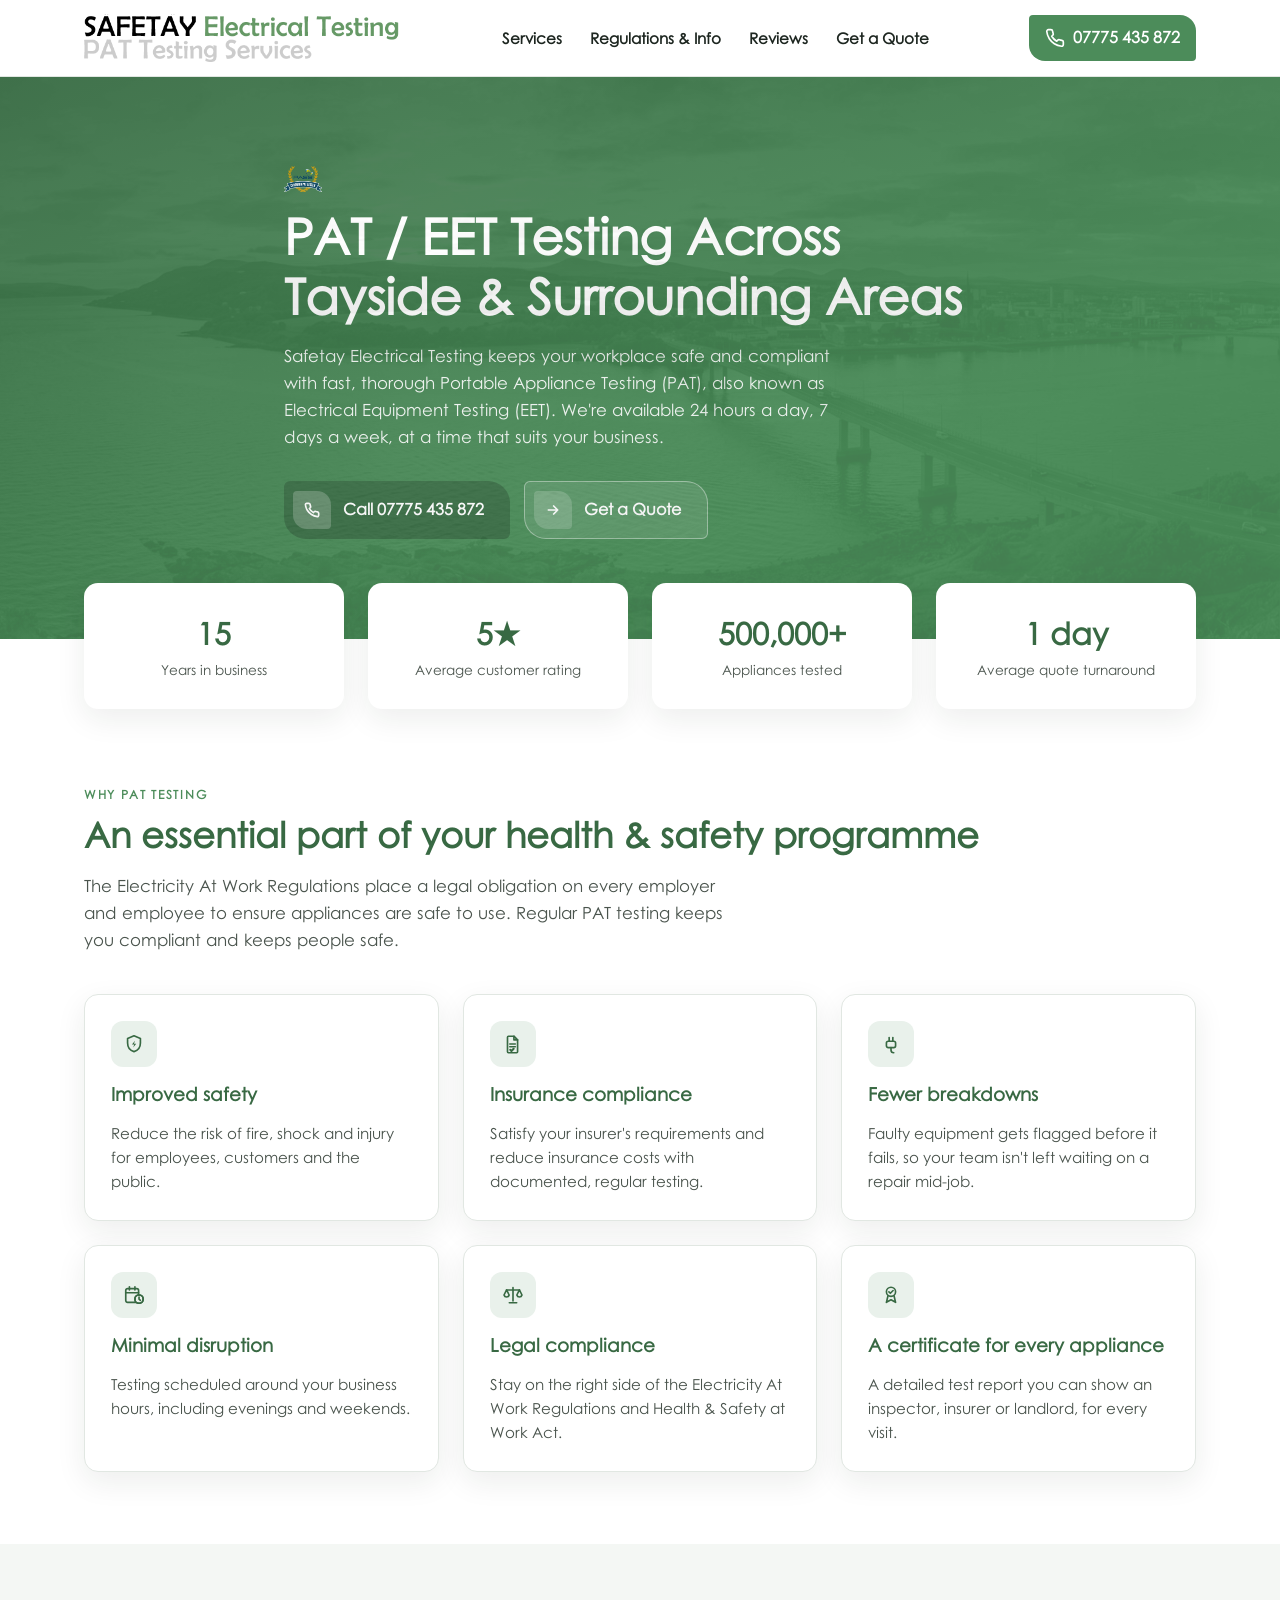
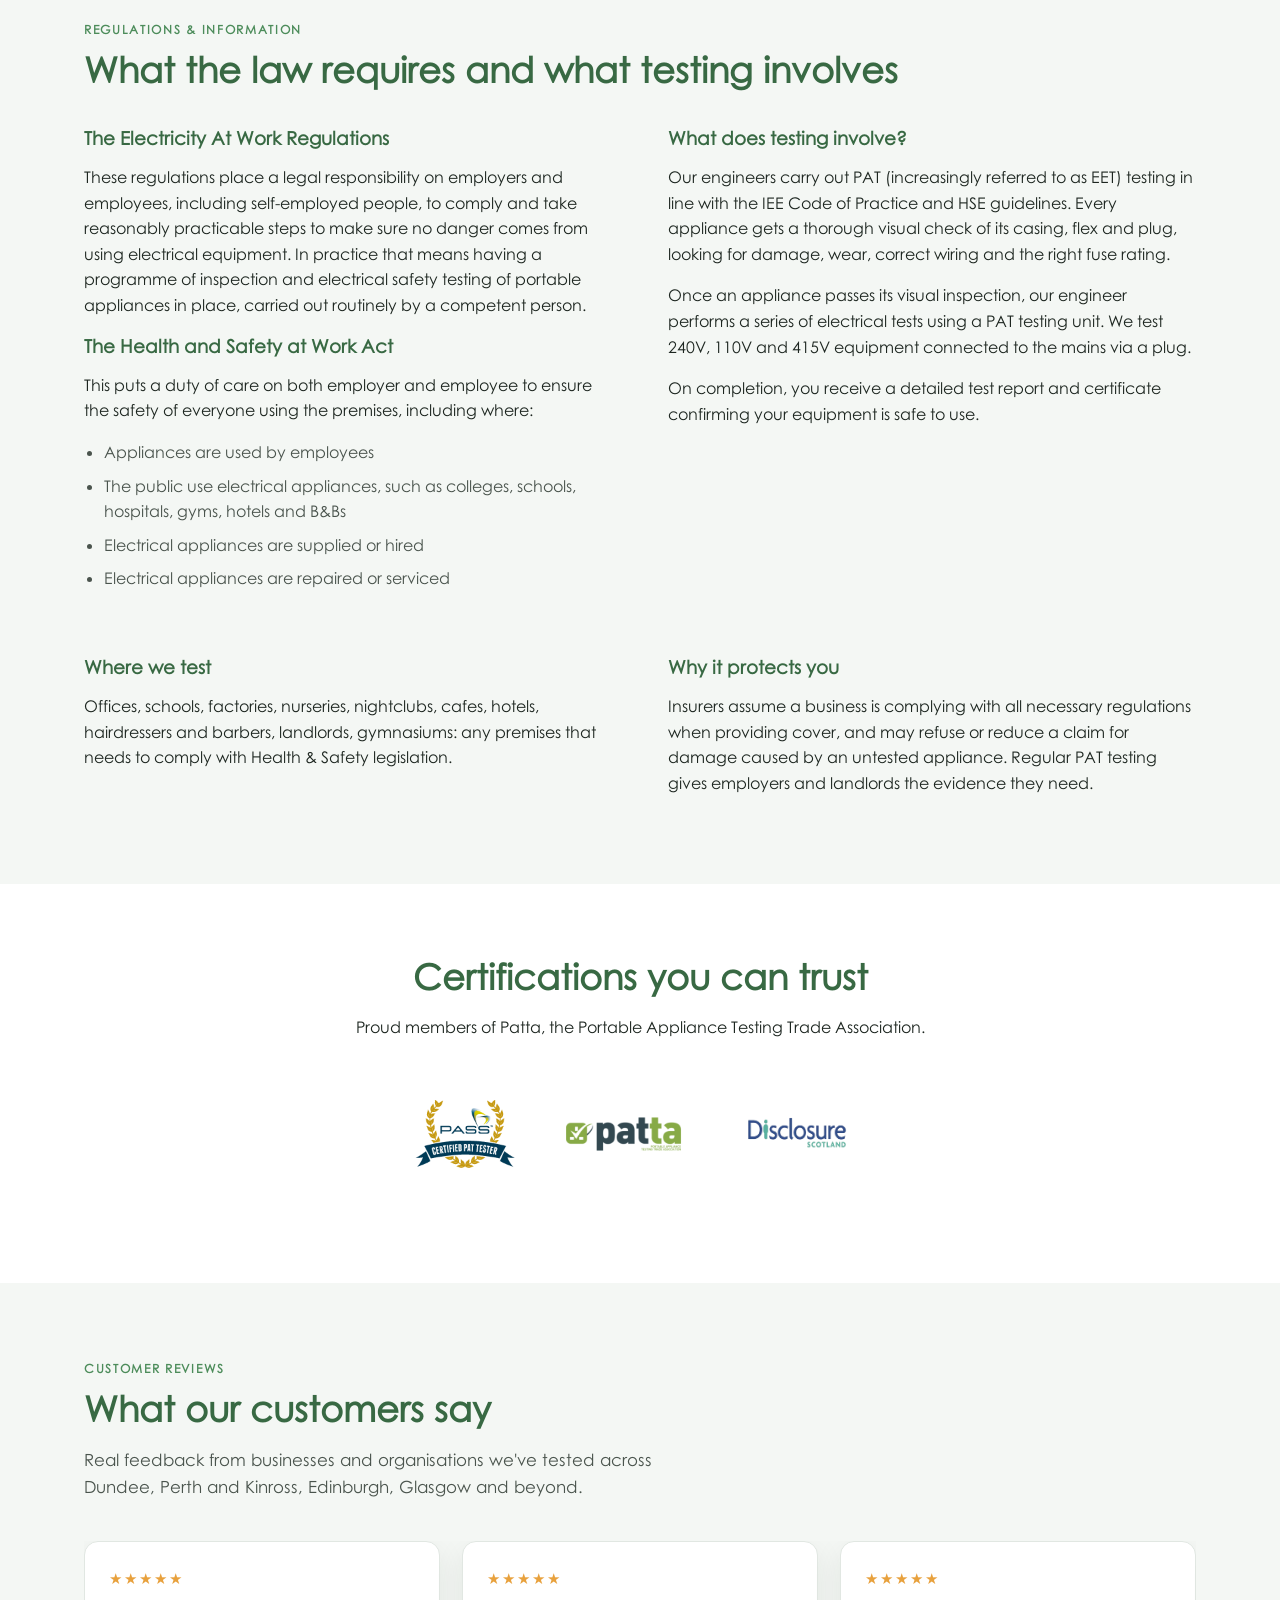
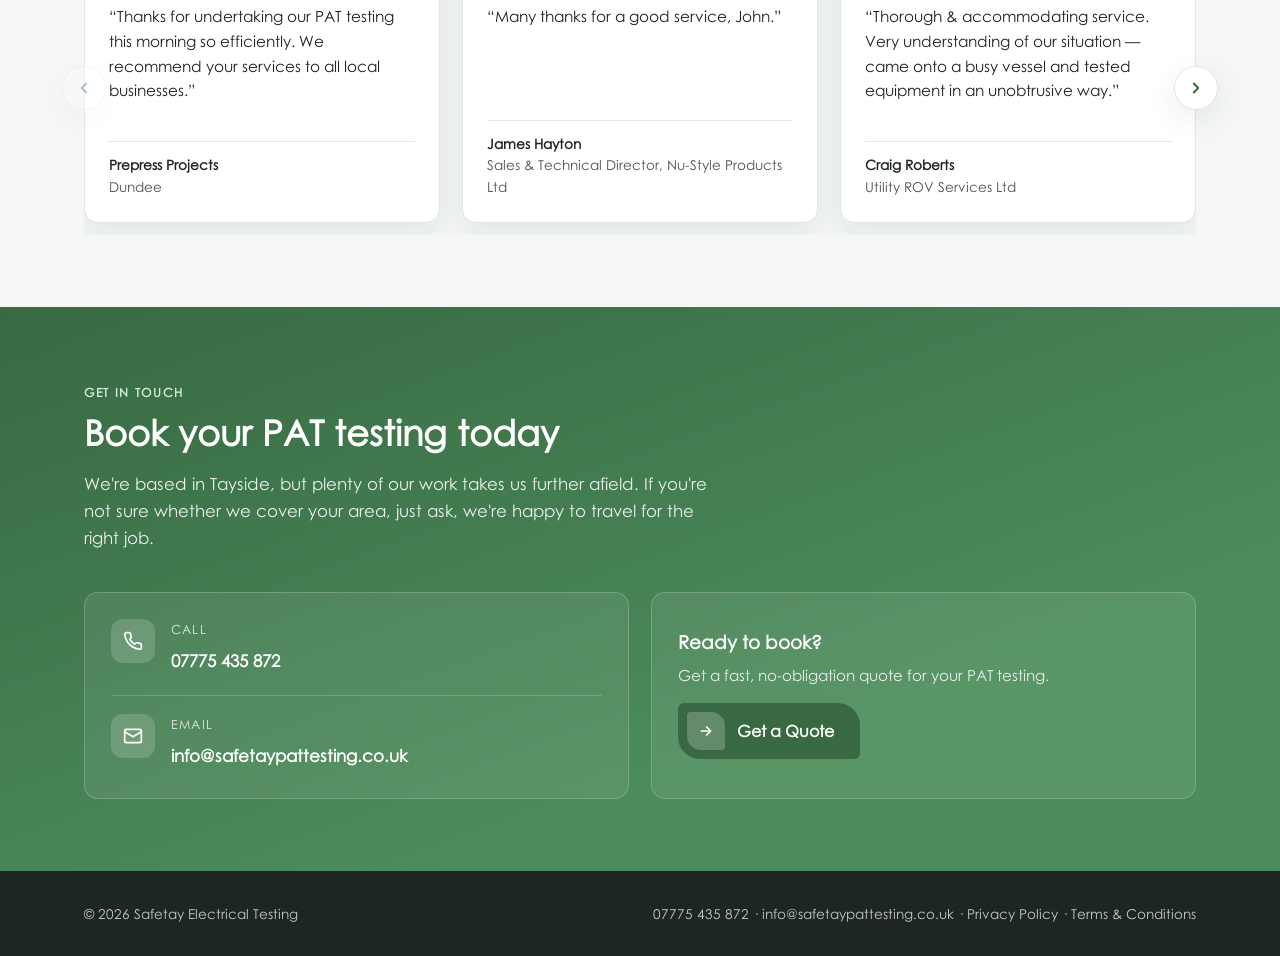
<file: index.html>
<!DOCTYPE html>
<html lang="en">
<head>
<meta charset="utf-8">
<meta name="viewport" content="width=device-width, initial-scale=1">
<title>PAT / EET Testing Across Tayside &amp; Surrounding Areas | Safetay Electrical Testing</title>
<meta name="description" content="Patta (Portable Appliance Testing Trade Association) qualified PAT (EET/ITEE) testing across Dundee, Perth &amp; Kinross, Fife, Angus, Edinburgh and Glasgow. Available 24/7.">

<link rel="canonical" href="https://safetaypattesting.co.uk/">

<!-- Open Graph / social share preview. -->
<meta property="og:type" content="website">
<meta property="og:title" content="Safetay Electrical Testing | PAT Testing Tayside">
<meta property="og:description" content="Patta (Portable Appliance Testing Trade Association) qualified PAT testing across Tayside and surrounding areas, available 24/7.">
<meta property="og:image" content="https://safetaypattesting.co.uk/images/social-share.jpg">
<meta property="og:url" content="https://safetaypattesting.co.uk/">
<meta name="twitter:card" content="summary_large_image">

<link rel="icon" href="favicon.ico" sizes="any">
<link rel="icon" type="image/png" sizes="32x32" href="images/favicon-32x32.png">
<link rel="icon" type="image/png" sizes="16x16" href="images/favicon-16x16.png">
<link rel="apple-touch-icon" href="images/apple-touch-icon.png">

<link rel="stylesheet" href="css/style.css">
<script type="application/ld+json">
{
	"@context": "https://schema.org",
	"@type": "Electrician",
	"name": "Safetay Electrical Testing",
	"image": "https://safetaypattesting.co.uk/images/logo.png",
	"url": "https://safetaypattesting.co.uk/",
	"telephone": "+447775435872",
	"email": "info@safetaypattesting.co.uk",
	"address": {
		"@type": "PostalAddress",
		"streetAddress": "Unit 12, The Old Dairy, Meikleour",
		"addressLocality": "Perthshire",
		"postalCode": "PH2 6FB",
		"addressCountry": "GB"
	},
	"areaServed": ["Tayside", "Fife", "Edinburgh", "Glasgow"],
	"memberOf": {
		"@type": "Organization",
		"name": "Portable Appliance Testing Trade Association",
		"alternateName": "PATTA"
	},
	"openingHoursSpecification": {
		"@type": "OpeningHoursSpecification",
		"dayOfWeek": ["Monday", "Tuesday", "Wednesday", "Thursday", "Friday", "Saturday", "Sunday"],
		"opens": "00:00",
		"closes": "23:59"
	},
	"aggregateRating": {
		"@type": "AggregateRating",
		"ratingValue": "5",
		"reviewCount": "10"
	},
	"review": [
		{
			"@type": "Review",
			"author": { "@type": "Organization", "name": "Prepress Projects" },
			"reviewRating": { "@type": "Rating", "ratingValue": "5" },
			"reviewBody": "Thanks for undertaking our PAT testing this morning so efficiently. We recommend your services to all local businesses."
		},
		{
			"@type": "Review",
			"author": { "@type": "Person", "name": "James Hayton" },
			"reviewRating": { "@type": "Rating", "ratingValue": "5" },
			"reviewBody": "Many thanks for a good service, John."
		},
		{
			"@type": "Review",
			"author": { "@type": "Person", "name": "Craig Roberts" },
			"reviewRating": { "@type": "Rating", "ratingValue": "5" },
			"reviewBody": "Thorough and accommodating service. Very understanding of our situation, came onto a busy vessel and tested equipment in an unobtrusive way."
		},
		{
			"@type": "Review",
			"author": { "@type": "Person", "name": "Robert Seppings" },
			"reviewRating": { "@type": "Rating", "ratingValue": "5" },
			"reviewBody": "We didn't make it easy for you with all the nooks and crannies, but it's good to know that everything is shipshape!"
		},
		{
			"@type": "Review",
			"author": { "@type": "Person", "name": "Sian McCarthy" },
			"reviewRating": { "@type": "Rating", "ratingValue": "5" },
			"reviewBody": "Thanks John for doing our PAT Testing today here at WEvolution in Dundee, great job!"
		},
		{
			"@type": "Review",
			"author": { "@type": "Person", "name": "John Roseweir" },
			"reviewRating": { "@type": "Rating", "ratingValue": "5" },
			"reviewBody": "Cheers for a very professional service! Spot on, will definitely have no hesitation in using again!"
		},
		{
			"@type": "Review",
			"author": { "@type": "Person", "name": "Elaine Houston" },
			"reviewRating": { "@type": "Rating", "ratingValue": "5" },
			"reviewBody": "Thank you for a friendly, thorough and professional service! We will use Safetay in future and would definitely recommend."
		},
		{
			"@type": "Review",
			"author": { "@type": "Person", "name": "Robin" },
			"reviewRating": { "@type": "Rating", "ratingValue": "5" },
			"reviewBody": "Again, many thanks for your prompt attention and follow up with test results and certificate."
		},
		{
			"@type": "Review",
			"author": { "@type": "Person", "name": "Captain David Tidball" },
			"reviewRating": { "@type": "Rating", "ratingValue": "5" },
			"reviewBody": "Thank you for your prompt and efficient service."
		},
		{
			"@type": "Review",
			"author": { "@type": "Person", "name": "D. Ramsay" },
			"reviewRating": { "@type": "Rating", "ratingValue": "5" },
			"reviewBody": "We are a large GP practice based in Fife. Safetay completed our PAT testing for this year and I can highly recommend them, professional, friendly and very happy with the service provided."
		}
	]
}
</script>
</head>
<body>

<header class="site-header">
	<div class="wrap header-row">
		<a class="brand" href="#top">
			<img src="images/logo.png" alt="Safetay Electrical Testing logo" width="524" height="79">
		</a>

		<nav class="main-nav" id="main-nav">
			<a href="#services">Services</a>
			<a href="#regulations">Regulations &amp; Info</a>
			<a href="#reviews">Reviews</a>
			<a href="get-a-quote/">Get a Quote</a>
		</nav>

		<div class="header-cta">
			<a class="phone-link" href="tel:+447775435872">
				<svg width="20" height="20" viewBox="0 0 24 24" fill="none" stroke="currentColor" stroke-width="2" stroke-linecap="round" stroke-linejoin="round"><path d="M22 16.92v3a2 2 0 0 1-2.18 2 19.79 19.79 0 0 1-8.63-3.07 19.5 19.5 0 0 1-6-6 19.79 19.79 0 0 1-3.07-8.67A2 2 0 0 1 4.11 2h3a2 2 0 0 1 2 1.72c.127.96.361 1.903.7 2.81a2 2 0 0 1-.45 2.11L8.09 9.91a16 16 0 0 0 6 6l1.27-1.27a2 2 0 0 1 2.11-.45c.907.339 1.85.573 2.81.7A2 2 0 0 1 22 16.92z"/></svg>
				<span class="phone-text">07775 435 872</span>
			</a>
			<button class="nav-toggle" id="nav-toggle" aria-label="Toggle navigation" aria-expanded="false" aria-controls="main-nav">
				<span></span><span></span><span></span>
			</button>
		</div>
	</div>
</header>

<main id="top">

	<!-- HERO -->
	<section class="hero">
		<div class="wrap">
			<div>
				<img class="cert-mini" src="images/certified.png" alt="Certified PAT Tester" width="150" height="102">
				<h1>PAT / EET Testing Across Tayside &amp; Surrounding Areas</h1>
				<p class="lede">Safetay Electrical Testing keeps your workplace safe and compliant with fast, thorough Portable Appliance Testing (PAT), also known as Electrical Equipment Testing (EET). We're available 24 hours a day, 7 days a week, at a time that suits your business.</p>
				<div class="hero-actions">
					<a class="btn" href="tel:+447775435872">
						<span class="btn-icon"><svg width="16" height="16" viewBox="0 0 24 24" fill="none" stroke="currentColor" stroke-width="2.5" stroke-linecap="round" stroke-linejoin="round"><path d="M22 16.92v3a2 2 0 0 1-2.18 2 19.79 19.79 0 0 1-8.63-3.07 19.5 19.5 0 0 1-6-6 19.79 19.79 0 0 1-3.07-8.67A2 2 0 0 1 4.11 2h3a2 2 0 0 1 2 1.72c.127.96.361 1.903.7 2.81a2 2 0 0 1-.45 2.11L8.09 9.91a16 16 0 0 0 6 6l1.27-1.27a2 2 0 0 1 2.11-.45c.907.339 1.85.573 2.81.7A2 2 0 0 1 22 16.92z"/></svg></span>
						Call 07775 435 872
					</a>
					<a class="btn secondary" href="get-a-quote/">
						<span class="btn-icon"><svg width="16" height="16" viewBox="0 0 24 24" fill="none" stroke="currentColor" stroke-width="2.5" stroke-linecap="round" stroke-linejoin="round"><path d="M5 12h14M13 6l6 6-6 6"/></svg></span>
						Get a Quote
					</a>
				</div>
			</div>
		</div>
	</section>

	<div class="wrap">
		<div class="stats">
			<div class="stat-card"><span class="num" data-target="15" data-suffix="">0</span><span class="label">Years in business</span></div>
			<div class="stat-card"><span class="num" data-target="5" data-suffix="&#9733;">0&#9733;</span><span class="label">Average customer rating</span></div>
			<div class="stat-card"><span class="num" data-target="500000" data-suffix="+" data-duration="1400">0+</span><span class="label">Appliances tested</span></div>
			<div class="stat-card"><span class="num" data-target="1" data-suffix=" day">0 day</span><span class="label">Average quote turnaround</span></div>
		</div>
	</div>

	<!-- SERVICES / BENEFITS -->
	<section id="services">
		<div class="wrap">
			<div class="eyebrow">Why PAT Testing</div>
			<h2>An essential part of your health &amp; safety programme</h2>
			<p class="lede">The Electricity At Work Regulations place a legal obligation on every employer and employee to ensure appliances are safe to use. Regular PAT testing keeps you compliant and keeps people safe.</p>

			<div class="grid-3">
				<div class="card">
					<div class="icon">
						<svg width="22" height="22" viewBox="0 0 24 24" fill="none" stroke="currentColor" stroke-width="1.8" stroke-linecap="round" stroke-linejoin="round">
							<path d="M12 3l7 3v5c0 5-3.2 8.3-7 9.3-3.8-1-7-4.3-7-9.3V6l7-3z"/>
							<path d="M13 8.5l-3.2 4h2.4l-1 3.2 3.2-4h-2.4l1-3.2z" fill="currentColor" stroke="none"/>
						</svg>
					</div>
					<h3>Improved safety</h3>
					<p>Reduce the risk of fire, shock and injury for employees, customers and the public.</p>
				</div>
				<div class="card">
					<div class="icon">
						<svg width="22" height="22" viewBox="0 0 24 24" fill="none" stroke="currentColor" stroke-width="1.8" stroke-linecap="round" stroke-linejoin="round">
							<path d="M7 3.5h6l4 4v13a1 1 0 0 1-1 1H7a1 1 0 0 1-1-1v-16a1 1 0 0 1 1-1z"/>
							<path d="M13 3.5v4h4"/>
							<line x1="8.5" y1="12" x2="14.5" y2="12"/>
							<line x1="8.5" y1="15" x2="14.5" y2="15"/>
							<path d="M9 18.3l1.3 1.3 2.4-2.4" stroke-width="2.3"/>
						</svg>
					</div>
					<h3>Insurance compliance</h3>
					<p>Satisfy your insurer's requirements and reduce insurance costs with documented, regular testing.</p>
				</div>
				<div class="card">
					<div class="icon">
						<svg width="22" height="22" viewBox="0 0 24 24" fill="none" stroke="currentColor" stroke-width="1.8" stroke-linecap="round" stroke-linejoin="round">
							<line x1="10" y1="9" x2="10" y2="5"/>
							<line x1="14" y1="9" x2="14" y2="5"/>
							<rect x="7" y="9" width="10" height="7" rx="2"/>
							<path d="M12 16v2.5a3 3 0 0 0 3 3"/>
						</svg>
					</div>
					<h3>Fewer breakdowns</h3>
					<p>Faulty equipment gets flagged before it fails, so your team isn't left waiting on a repair mid-job.</p>
				</div>
				<div class="card">
					<div class="icon">
						<svg width="22" height="22" viewBox="0 0 24 24" fill="none" stroke="currentColor" stroke-width="1.8" stroke-linecap="round" stroke-linejoin="round">
							<rect x="3" y="5" width="14" height="15" rx="2"/>
							<line x1="3" y1="9.5" x2="17" y2="9.5"/>
							<line x1="7" y1="3" x2="7" y2="6.5"/>
							<line x1="13" y1="3" x2="13" y2="6.5"/>
							<circle cx="17.5" cy="16.5" r="4.5" fill="#eaf1eb"/>
							<circle cx="17.5" cy="16.5" r="4.5"/>
							<path d="M17.5 14.3v2.2l1.5 1.3"/>
						</svg>
					</div>
					<h3>Minimal disruption</h3>
					<p>Testing scheduled around your business hours, including evenings and weekends.</p>
				</div>
				<div class="card">
					<div class="icon">
						<svg width="22" height="22" viewBox="0 0 24 24" fill="none" stroke="currentColor" stroke-width="1.8" stroke-linecap="round" stroke-linejoin="round">
							<line x1="12" y1="4" x2="12" y2="18.5"/>
							<line x1="5" y1="6.5" x2="19" y2="6.5"/>
							<path d="M5 6.5l-2.8 5.5a2.9 2.9 0 0 0 5.6 0z"/>
							<path d="M19 6.5l-2.8 5.5a2.9 2.9 0 0 0 5.6 0z"/>
							<line x1="8" y1="20.5" x2="16" y2="20.5"/>
						</svg>
					</div>
					<h3>Legal compliance</h3>
					<p>Stay on the right side of the Electricity At Work Regulations and Health &amp; Safety at Work Act.</p>
				</div>
				<div class="card mobile-hide">
					<div class="icon">
						<svg width="22" height="22" viewBox="0 0 24 24" fill="none" stroke="currentColor" stroke-width="1.8" stroke-linecap="round" stroke-linejoin="round">
							<circle cx="12" cy="8.5" r="5"/>
							<path d="M9.7 8.5l1.6 1.6 3-3"/>
							<path d="M8.7 12.8L7 20l5-2.8 5 2.8-1.7-7.2"/>
						</svg>
					</div>
					<h3>A certificate for every appliance</h3>
					<p>A detailed test report you can show an inspector, insurer or landlord, for every visit.</p>
				</div>
			</div>
		</div>
	</section>

	<!-- REGULATIONS / ABOUT TESTING -->
	<section id="regulations" class="alt">
		<div class="wrap">
			<div class="eyebrow">Regulations &amp; Information</div>
			<h2>What the law requires and what testing involves</h2>

			<div class="split" style="margin-top:36px;">
				<div>
					<h3>The Electricity At Work Regulations</h3>
					<p>These regulations place a legal responsibility on employers and employees, including self-employed people, to comply and take reasonably practicable steps to make sure no danger comes from using electrical equipment. In practice that means having a programme of inspection and electrical safety testing of portable appliances in place, carried out routinely by a competent person.</p>

					<h3>The Health and Safety at Work Act</h3>
					<p>This puts a duty of care on both employer and employee to ensure the safety of everyone using the premises, including where:</p>
					<ul>
						<li>Appliances are used by employees</li>
						<li>The public use electrical appliances, such as colleges, schools, hospitals, gyms, hotels and B&amp;Bs</li>
						<li>Electrical appliances are supplied or hired</li>
						<li>Electrical appliances are repaired or serviced</li>
					</ul>
				</div>
				<div>
					<h3>What does testing involve?</h3>
					<p>Our engineers carry out PAT (increasingly referred to as EET) testing in line with the IEE Code of Practice and HSE guidelines. Every appliance gets a thorough visual check of its casing, flex and plug, looking for damage, wear, correct wiring and the right fuse rating.</p>
					<p>Once an appliance passes its visual inspection, our engineer performs a series of electrical tests using a PAT testing unit. We test 240V, 110V and 415V equipment connected to the mains via a plug.</p>
					<p>On completion, you receive a detailed test report and certificate confirming your equipment is safe to use.</p>
				</div>
			</div>

			<div class="split" style="margin-top:48px;">
				<div>
					<h3>Where we test</h3>
					<p>Offices, schools, factories, nurseries, nightclubs, cafes, hotels, hairdressers and barbers, landlords, gymnasiums: any premises that needs to comply with Health &amp; Safety legislation.</p>
				</div>
				<div>
					<h3>Why it protects you</h3>
					<p>Insurers assume a business is complying with all necessary regulations when providing cover, and may refuse or reduce a claim for damage caused by an untested appliance. Regular PAT testing gives employers and landlords the evidence they need.</p>
				</div>
			</div>
		</div>
	</section>

	<!-- CERTIFICATIONS -->
	<section>
		<div class="wrap">
			<h2 style="text-align:center;">Certifications you can trust</h2>
			<p style="text-align:center;">Proud members of Patta, the Portable Appliance Testing Trade Association.</p>
			<div class="cert-strip">
				<img src="images/certified.png" alt="Certified PAT Tester" width="150" height="102">
				<img src="images/patta-logo.png" alt="Patta - Portable Appliance Testing Trade Association" width="320" height="180">
				<img class="cert-disclosure" src="images/disclosurescotland.png" alt="Disclosure Scotland" width="632" height="395">
			</div>
		</div>
	</section>

	<!-- REVIEWS -->
	<section id="reviews" class="alt">
		<div class="wrap">
			<div class="eyebrow">Customer Reviews</div>
			<h2>What our customers say</h2>
			<p class="lede">Real feedback from businesses and organisations we've tested across Dundee, Perth and Kinross, Edinburgh, Glasgow and beyond.</p>

			<div class="reviews-carousel">
			<button class="reviews-arrow reviews-arrow-prev" type="button" aria-label="Previous reviews">
				<svg width="18" height="18" viewBox="0 0 24 24" fill="none" stroke="currentColor" stroke-width="2.5" stroke-linecap="round" stroke-linejoin="round"><path d="M15 18l-6-6 6-6"/></svg>
			</button>
			<button class="reviews-arrow reviews-arrow-next" type="button" aria-label="Next reviews">
				<svg width="18" height="18" viewBox="0 0 24 24" fill="none" stroke="currentColor" stroke-width="2.5" stroke-linecap="round" stroke-linejoin="round"><path d="M9 18l6-6-6-6"/></svg>
			</button>
			<div class="reviews-grid" id="reviewsGrid">
				<div class="review-card">
					<div class="stars">&#9733;&#9733;&#9733;&#9733;&#9733;</div>
					<p class="quote">&ldquo;Thanks for undertaking our PAT testing this morning so efficiently. We recommend your services to all local businesses.&rdquo;</p>
					<div class="who"><strong>Prepress Projects</strong>Dundee</div>
				</div>
				<div class="review-card">
					<div class="stars">&#9733;&#9733;&#9733;&#9733;&#9733;</div>
					<p class="quote">&ldquo;Many thanks for a good service, John.&rdquo;</p>
					<div class="who"><strong>James Hayton</strong>Sales &amp; Technical Director, Nu-Style Products Ltd</div>
				</div>
				<div class="review-card">
					<div class="stars">&#9733;&#9733;&#9733;&#9733;&#9733;</div>
					<p class="quote">&ldquo;Thorough &amp; accommodating service. Very understanding of our situation &mdash; came onto a busy vessel and tested equipment in an unobtrusive way.&rdquo;</p>
					<div class="who"><strong>Craig Roberts</strong>Utility ROV Services Ltd</div>
				</div>
				<div class="review-card">
					<div class="stars">&#9733;&#9733;&#9733;&#9733;&#9733;</div>
					<p class="quote">&ldquo;We didn't make it easy for you with all the nooks and crannies &mdash; but it's good to know that everything is shipshape!&rdquo;</p>
					<div class="who"><strong>Robert Seppings</strong>HM Frigate Unicorn, Dundee</div>
				</div>
				<div class="review-card">
					<div class="stars">&#9733;&#9733;&#9733;&#9733;&#9733;</div>
					<p class="quote">&ldquo;Thanks John for doing our PAT Testing today here at WEvolution in Dundee &mdash; great job!&rdquo;</p>
					<div class="who"><strong>Sian McCarthy</strong>WEvolution, Dundee</div>
				</div>
				<div class="review-card">
					<div class="stars">&#9733;&#9733;&#9733;&#9733;&#9733;</div>
					<p class="quote">&ldquo;Cheers for a very professional service! Spot on, will definitely have no hesitation in using again!&rdquo;</p>
					<div class="who"><strong>John Roseweir</strong>J &amp; R Autos, Crieff</div>
				</div>
				<div class="review-card">
					<div class="stars">&#9733;&#9733;&#9733;&#9733;&#9733;</div>
					<p class="quote">&ldquo;Thank you for a friendly, thorough &amp; professional service! We will use Safetay in future &amp; would definitely recommend.&rdquo;</p>
					<div class="who"><strong>Elaine Houston</strong></div>
				</div>
				<div class="review-card">
					<div class="stars">&#9733;&#9733;&#9733;&#9733;&#9733;</div>
					<p class="quote">&ldquo;Again, many thanks for your prompt attention &amp; follow up with test results &amp; certificate.&rdquo;</p>
					<div class="who"><strong>Robin</strong>St James Church</div>
				</div>
				<div class="review-card">
					<div class="stars">&#9733;&#9733;&#9733;&#9733;&#9733;</div>
					<p class="quote">&ldquo;Thank you for your prompt &amp; efficient service.&rdquo;</p>
					<div class="who"><strong>Captain David Tidball</strong>The Salvation Army</div>
				</div>
				<div class="review-card">
					<div class="stars">&#9733;&#9733;&#9733;&#9733;&#9733;</div>
					<p class="quote">&ldquo;We are a large GP practice based in Fife. Safetay completed our PAT testing for this year and I can highly recommend them &mdash; professional, friendly and very happy with the service provided.&rdquo;</p>
					<div class="who"><strong>D. Ramsay</strong>Practice Manager</div>
				</div>
			</div>
			</div>
		</div>
	</section>

	<!-- CONTACT -->
	<section id="contact" class="contact-section">
		<div class="wrap">
			<div class="eyebrow" style="color:#d7f0dc;">Get In Touch</div>
			<h2>Book your PAT testing today</h2>
			<p class="lede">We're based in Tayside, but plenty of our work takes us further afield. If you're not sure whether we cover your area, just ask, we're happy to travel for the right job.</p>

			<div class="contact-grid contact-grid-2">
				<div class="contact-card contact-card-combo">
					<a class="combo-row" href="tel:+447775435872">
						<span class="icon">
							<svg width="20" height="20" viewBox="0 0 24 24" fill="none" stroke="currentColor" stroke-width="2" stroke-linecap="round" stroke-linejoin="round"><path d="M22 16.92v3a2 2 0 0 1-2.18 2 19.79 19.79 0 0 1-8.63-3.07 19.5 19.5 0 0 1-6-6 19.79 19.79 0 0 1-3.07-8.67A2 2 0 0 1 4.11 2h3a2 2 0 0 1 2 1.72c.127.96.361 1.903.7 2.81a2 2 0 0 1-.45 2.11L8.09 9.91a16 16 0 0 0 6 6l1.27-1.27a2 2 0 0 1 2.11-.45c.907.339 1.85.573 2.81.7A2 2 0 0 1 22 16.92z"/></svg>
						</span>
						<span class="combo-text">
							<span class="label">Call</span>
							<span class="value">07775 435 872</span>
						</span>
					</a>
					<div class="combo-divider"></div>
					<a class="combo-row" href="mailto:info@safetaypattesting.co.uk">
						<span class="icon">
							<svg width="20" height="20" viewBox="0 0 24 24" fill="none" stroke="currentColor" stroke-width="2" stroke-linecap="round" stroke-linejoin="round"><rect x="2" y="4" width="20" height="16" rx="2"/><path d="M2 7l10 6 10-6"/></svg>
						</span>
						<span class="combo-text">
							<span class="label">Email</span>
							<span class="value">info@safetaypattesting.co.uk</span>
						</span>
					</a>
				</div>

				<div class="contact-cta">
					<h3>Ready to book?</h3>
					<p>Get a fast, no-obligation quote for your PAT testing.</p>
					<a class="btn" href="get-a-quote/">
						<span class="btn-icon"><svg width="16" height="16" viewBox="0 0 24 24" fill="none" stroke="currentColor" stroke-width="2.5" stroke-linecap="round" stroke-linejoin="round"><path d="M5 12h14M13 6l6 6-6 6"/></svg></span>
						Get a Quote
					</a>
				</div>
			</div>
		</div>
	</section>

</main>

<footer>
	<div class="wrap">
		<span>&copy; <span id="year"></span> Safetay Electrical Testing</span>
		<span><a href="tel:+447775435872">07775 435 872</a> &middot; <a href="mailto:info@safetaypattesting.co.uk">info@safetaypattesting.co.uk</a> &middot; <a href="privacy-policy/">Privacy Policy</a> &middot; <a href="terms-and-conditions/">Terms &amp; Conditions</a></span>
	</div>
</footer>

<script>
	// Hold briefly before following an internal link to another page (no
	// visual animation, just a deliberate pause) so navigating the site
	// doesn't feel instantaneous.
	document.addEventListener('click', function (e) {
		if (e.defaultPrevented || e.button !== 0 || e.metaKey || e.ctrlKey || e.shiftKey || e.altKey) return;
		var link = e.target.closest('a');
		if (!link || !link.href || link.target === '_blank') return;
		var url;
		try { url = new URL(link.href); } catch (err) { return; }
		if (url.origin !== window.location.origin) return;
		if (url.pathname === window.location.pathname && url.hash) return;
		e.preventDefault();
		setTimeout(function () { window.location.href = link.href; }, 200);
	});

	document.getElementById('year').textContent = new Date().getFullYear();
	var toggle = document.getElementById('nav-toggle');
	var nav = document.getElementById('main-nav');
	toggle.addEventListener('click', function () {
		var open = nav.classList.toggle('open');
		toggle.setAttribute('aria-expanded', open);
	});
	nav.querySelectorAll('a').forEach(function (link) {
		link.addEventListener('click', function () {
			nav.classList.remove('open');
			toggle.setAttribute('aria-expanded', false);
		});
	});

	// Count-up animation for the stats strip, once visible on screen.
	(function () {
		var nums = document.querySelectorAll('.stat-card .num[data-target]');
		if (!nums.length) return;

		function animate(el) {
			var target = parseInt(el.getAttribute('data-target'), 10);
			var suffix = el.getAttribute('data-suffix') || '';
			var duration = parseInt(el.getAttribute('data-duration'), 10) || 2400;
			var start = null;

			function step(timestamp) {
				if (!start) start = timestamp;
				var progress = Math.min((timestamp - start) / duration, 1);
				var eased = 1 - Math.pow(1 - progress, 5);
				var current = Math.round(eased * target);
				el.textContent = current.toLocaleString() + suffix;
				if (progress < 1) {
					requestAnimationFrame(step);
				} else {
					el.textContent = target.toLocaleString() + suffix;
				}
			}
			requestAnimationFrame(step);
		}

		if ('IntersectionObserver' in window) {
			var observer = new IntersectionObserver(function (entries) {
				entries.forEach(function (entry) {
					if (entry.isIntersecting) {
						animate(entry.target);
						observer.unobserve(entry.target);
					}
				});
			}, { threshold: 0.4 });
			nums.forEach(function (el) { observer.observe(el); });
		} else {
			nums.forEach(animate);
		}
	})();

	// Reviews carousel: prev/next arrows scroll by one card width, and
	// disable themselves at either end.
	(function () {
		var grid = document.getElementById('reviewsGrid');
		var prevBtn = document.querySelector('.reviews-arrow-prev');
		var nextBtn = document.querySelector('.reviews-arrow-next');
		if (!grid || !prevBtn || !nextBtn) return;

		function step() {
			var card = grid.querySelector('.review-card');
			var gap = parseFloat(getComputedStyle(grid).columnGap || getComputedStyle(grid).gap || 0);
			return card ? card.getBoundingClientRect().width + gap : grid.clientWidth;
		}

		function updateArrows() {
			var maxScroll = grid.scrollWidth - grid.clientWidth - 1;
			prevBtn.disabled = grid.scrollLeft <= 0;
			nextBtn.disabled = grid.scrollLeft >= maxScroll;
		}

		prevBtn.addEventListener('click', function () {
			grid.scrollBy({ left: -step(), behavior: 'smooth' });
		});
		nextBtn.addEventListener('click', function () {
			grid.scrollBy({ left: step(), behavior: 'smooth' });
		});
		grid.addEventListener('scroll', updateArrows);
		window.addEventListener('resize', updateArrows);
		updateArrows();
	})();
</script>

</body>
</html>
</file>
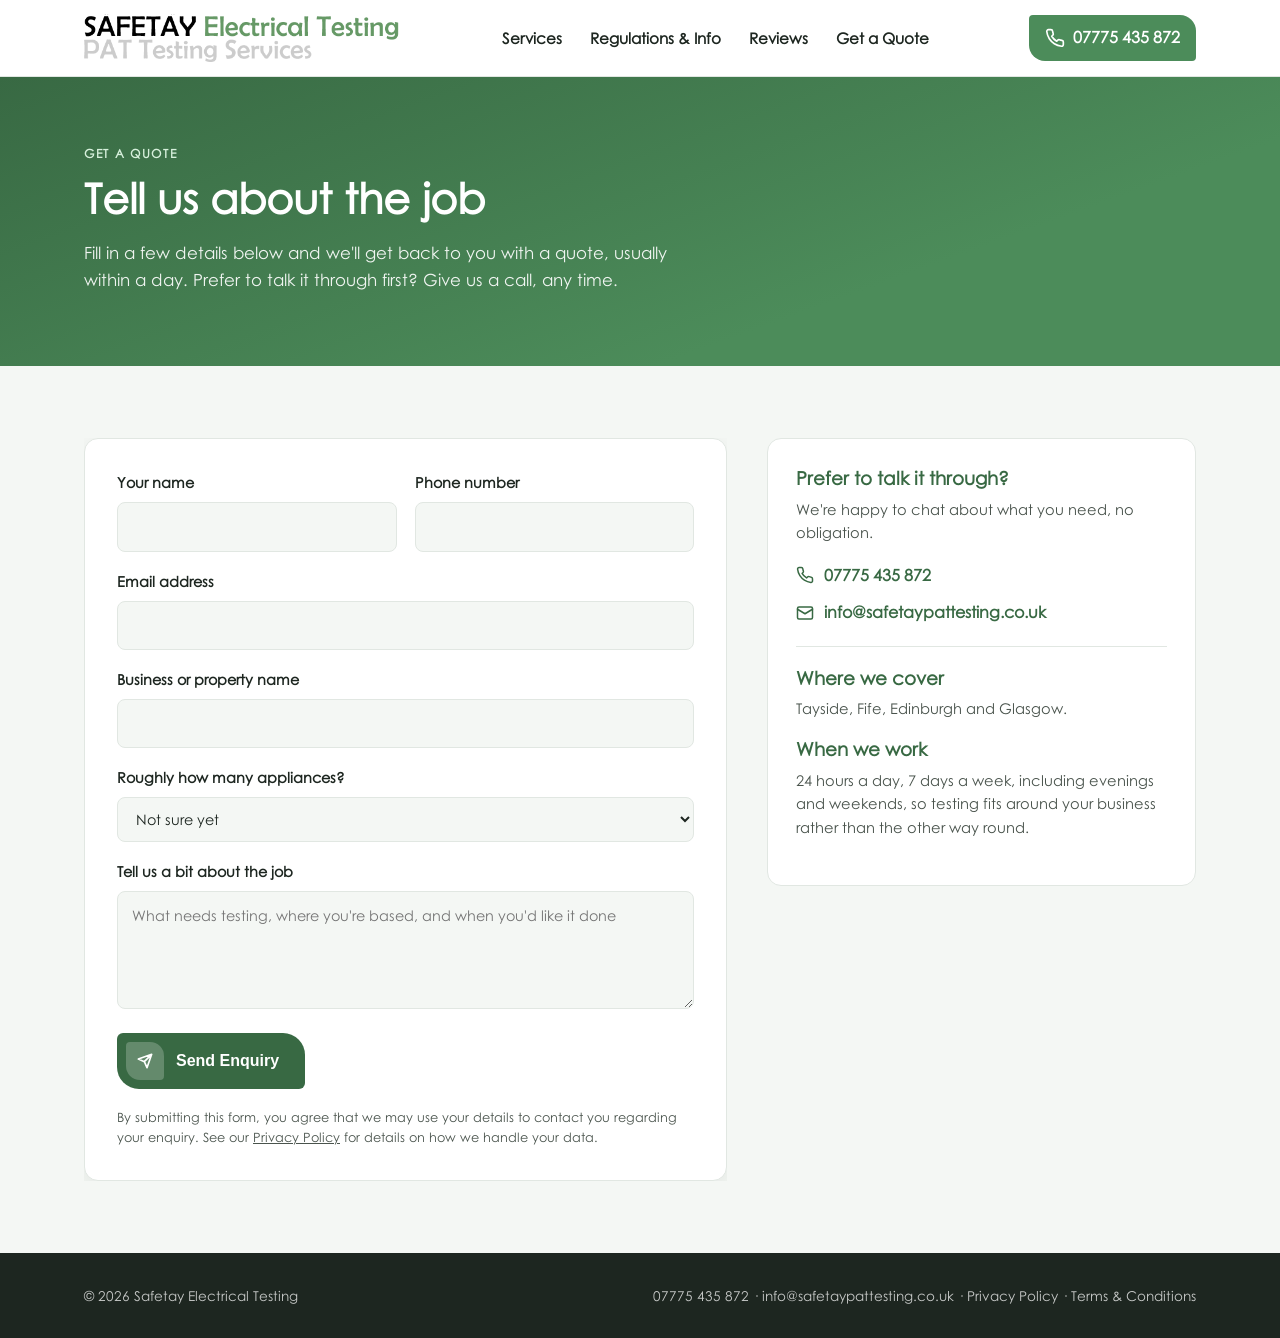
<file: get-a-quote/index.html>
<!DOCTYPE html>
<html lang="en">
<head>
<meta charset="utf-8">
<meta name="viewport" content="width=device-width, initial-scale=1">
<title>Get a PAT / EET Testing Quote | Safetay Electrical Testing</title>
<meta name="description" content="Get a fast PAT (EET) testing quote from Safetay Electrical Testing, covering Dundee, Perth and Kinross, Fife, Angus, Edinburgh and Glasgow.">

<link rel="canonical" href="https://safetaypattesting.co.uk/get-a-quote/">

<!-- Open Graph / social share preview. -->
<meta property="og:type" content="website">
<meta property="og:title" content="Get a Quote | Safetay Electrical Testing">
<meta property="og:description" content="Get a fast, no-obligation PAT testing quote covering Tayside and surrounding areas.">
<meta property="og:image" content="https://safetaypattesting.co.uk/images/social-share.jpg">
<meta property="og:url" content="https://safetaypattesting.co.uk/get-a-quote/">
<meta name="twitter:card" content="summary_large_image">

<link rel="icon" href="../favicon.ico" sizes="any">
<link rel="icon" type="image/png" sizes="32x32" href="../images/favicon-32x32.png">
<link rel="icon" type="image/png" sizes="16x16" href="../images/favicon-16x16.png">
<link rel="apple-touch-icon" href="../images/apple-touch-icon.png">

<link rel="stylesheet" href="../css/style.css">
</head>
<body>

<header class="site-header">
	<div class="wrap header-row">
		<a class="brand" href="../">
			<img src="../images/logo.png" alt="Safetay Electrical Testing logo" width="524" height="79">
		</a>

		<nav class="main-nav" id="main-nav">
			<a href="../#services">Services</a>
			<a href="../#regulations">Regulations &amp; Info</a>
			<a href="../#reviews">Reviews</a>
			<a href="../get-a-quote/">Get a Quote</a>
		</nav>

		<div class="header-cta">
			<a class="phone-link" href="tel:+447775435872">
				<svg width="20" height="20" viewBox="0 0 24 24" fill="none" stroke="currentColor" stroke-width="2" stroke-linecap="round" stroke-linejoin="round"><path d="M22 16.92v3a2 2 0 0 1-2.18 2 19.79 19.79 0 0 1-8.63-3.07 19.5 19.5 0 0 1-6-6 19.79 19.79 0 0 1-3.07-8.67A2 2 0 0 1 4.11 2h3a2 2 0 0 1 2 1.72c.127.96.361 1.903.7 2.81a2 2 0 0 1-.45 2.11L8.09 9.91a16 16 0 0 0 6 6l1.27-1.27a2 2 0 0 1 2.11-.45c.907.339 1.85.573 2.81.7A2 2 0 0 1 22 16.92z"/></svg>
				<span class="phone-text">07775 435 872</span>
			</a>
			<button class="nav-toggle" id="nav-toggle" aria-label="Toggle navigation" aria-expanded="false" aria-controls="main-nav">
				<span></span><span></span><span></span>
			</button>
		</div>
	</div>
</header>

<main>

	<!-- QUOTE INTRO -->
	<section class="quote-hero">
		<div class="wrap">
			<div class="eyebrow" style="color:#d7f0dc;">Get A Quote</div>
			<h1>Tell us about the job</h1>
			<p class="lede">Fill in a few details below and we'll get back to you with a quote, usually within a day. Prefer to talk it through first? Give us a call, any time.</p>
		</div>
	</section>

	<!-- QUOTE FORM -->
	<section class="alt">
		<div class="wrap quote-layout">
			<div class="quote-swap" id="quoteSwap">
			<form class="quote-form" id="quoteForm" action="https://formsubmit.co/ajax/info@safetaypattesting.co.uk" method="POST">
				<input type="hidden" name="_subject" value="PAT testing quote request">
				<input type="hidden" name="_captcha" value="false">
				<input type="text" name="_honey" style="display:none" tabindex="-1" autocomplete="off">
				<div class="form-row">
					<label>Your name
						<input type="text" name="name" required>
					</label>
					<label>Phone number
						<input type="tel" name="phone" required>
					</label>
				</div>
				<label>Email address
					<input type="email" name="email" required>
				</label>
				<label>Business or property name
					<input type="text" name="business">
				</label>
				<label>Roughly how many appliances?
					<select name="appliances">
						<option value="Not sure">Not sure yet</option>
						<option value="1-20">1 to 20</option>
						<option value="21-50">21 to 50</option>
						<option value="51-100">51 to 100</option>
						<option value="100-200">100 to 200</option>
						<option value="200+">200+</option>
					</select>
				</label>
				<label>Tell us a bit about the job
					<textarea name="message" rows="4" placeholder="What needs testing, where you're based, and when you'd like it done"></textarea>
				</label>
				<div class="form-actions">
					<button class="btn" type="submit">
						<span class="btn-icon"><svg width="16" height="16" viewBox="0 0 24 24" fill="none" stroke="currentColor" stroke-width="2.5" stroke-linecap="round" stroke-linejoin="round"><path d="M22 2 11 13M22 2l-7 20-4-9-9-4 20-7z"/></svg></span>
						Send Enquiry
					</button>
					<button class="btn-debug" type="button" id="debugSubmit" hidden>Test (won't send)</button>
				</div>
				<p class="form-note" id="formStatus">By submitting this form, you agree that we may use your details to contact you regarding your enquiry. See our <a href="../privacy-policy/">Privacy Policy</a> for details on how we handle your data.</p>
			</form>

			<div class="quote-form quote-success" id="quoteSuccess" hidden>
				<span class="quote-success-icon">
					<svg width="28" height="28" viewBox="0 0 24 24" fill="none" stroke="currentColor" stroke-width="2.5" stroke-linecap="round" stroke-linejoin="round"><path d="M20 6 9 17l-5-5"/></svg>
				</span>
				<h3>Thanks, we've got your enquiry</h3>
				<p>We'll get back to you with a quote, usually within a day. If it's urgent, give us a call &mdash; <span class="detail-loc-side">details on the right</span><span class="detail-loc-below">details below</span>.</p>
			</div>
			</div>

			<aside class="quote-aside">
				<h3>Prefer to talk it through?</h3>
				<p>We're happy to chat about what you need, no obligation.</p>
				<a class="aside-link" href="tel:+447775435872">
					<svg width="18" height="18" viewBox="0 0 24 24" fill="none" stroke="currentColor" stroke-width="2" stroke-linecap="round" stroke-linejoin="round"><path d="M22 16.92v3a2 2 0 0 1-2.18 2 19.79 19.79 0 0 1-8.63-3.07 19.5 19.5 0 0 1-6-6 19.79 19.79 0 0 1-3.07-8.67A2 2 0 0 1 4.11 2h3a2 2 0 0 1 2 1.72c.127.96.361 1.903.7 2.81a2 2 0 0 1-.45 2.11L8.09 9.91a16 16 0 0 0 6 6l1.27-1.27a2 2 0 0 1 2.11-.45c.907.339 1.85.573 2.81.7A2 2 0 0 1 22 16.92z"/></svg>
					07775 435 872
				</a>
				<a class="aside-link" href="mailto:info@safetaypattesting.co.uk">
					<svg width="18" height="18" viewBox="0 0 24 24" fill="none" stroke="currentColor" stroke-width="2" stroke-linecap="round" stroke-linejoin="round"><rect x="2" y="4" width="20" height="16" rx="2"/><path d="M2 7l10 6 10-6"/></svg>
					info@safetaypattesting.co.uk
				</a>
				<div class="aside-divider"></div>
				<h3>Where we cover</h3>
				<p>Tayside, Fife, Edinburgh and Glasgow.</p>
				<h3>When we work</h3>
				<p>24 hours a day, 7 days a week, including evenings and weekends, so testing fits around your business rather than the other way round.</p>
			</aside>
		</div>
	</section>

</main>

<footer>
	<div class="wrap">
		<span>&copy; <span id="year"></span> Safetay Electrical Testing</span>
		<span><a href="tel:+447775435872">07775 435 872</a> &middot; <a href="mailto:info@safetaypattesting.co.uk">info@safetaypattesting.co.uk</a> &middot; <a href="../privacy-policy/">Privacy Policy</a> &middot; <a href="../terms-and-conditions/">Terms &amp; Conditions</a></span>
	</div>
</footer>

<script>
	// Hold briefly before following an internal link to another page (no
	// visual animation, just a deliberate pause) so navigating the site
	// doesn't feel instantaneous.
	document.addEventListener('click', function (e) {
		if (e.defaultPrevented || e.button !== 0 || e.metaKey || e.ctrlKey || e.shiftKey || e.altKey) return;
		var link = e.target.closest('a');
		if (!link || !link.href || link.target === '_blank') return;
		var url;
		try { url = new URL(link.href); } catch (err) { return; }
		if (url.origin !== window.location.origin) return;
		if (url.pathname === window.location.pathname && url.hash) return;
		e.preventDefault();
		setTimeout(function () { window.location.href = link.href; }, 200);
	});

	document.getElementById('year').textContent = new Date().getFullYear();
	var toggle = document.getElementById('nav-toggle');
	var nav = document.getElementById('main-nav');
	toggle.addEventListener('click', function () {
		var open = nav.classList.toggle('open');
		toggle.setAttribute('aria-expanded', open);
	});
	nav.querySelectorAll('a').forEach(function (link) {
		link.addEventListener('click', function () {
			nav.classList.remove('open');
			toggle.setAttribute('aria-expanded', false);
		});
	});

	var quoteSwap = document.getElementById('quoteSwap');
	var quoteForm = document.getElementById('quoteForm');
	var quoteSuccess = document.getElementById('quoteSuccess');
	var formStatus = document.getElementById('formStatus');
	var MIN_SEND_DELAY = 700; // keep the "Sending..." state visible for a moment, even on a fast connection
	var FADE_DURATION = 250; // matches the CSS transition on .quote-form / .quote-success
	var RESIZE_DURATION = 300; // matches .quote-swap.is-resizing's CSS transition

	function showSuccess() {
		// Pin the wrapper to its current pixel height first (no visual change,
		// but a "px -> px" transition can animate where "auto -> px" can't),
		// so the swap to the shorter success card resizes smoothly instead of
		// the page snapping/jumping straight to the new layout.
		quoteSwap.style.height = quoteSwap.offsetHeight + 'px';
		quoteSwap.offsetHeight; // force reflow
		quoteSwap.classList.add('is-resizing');

		quoteForm.classList.add('is-leaving');
		setTimeout(function () {
			quoteForm.hidden = true;
			quoteSuccess.hidden = false;
			quoteSuccess.offsetHeight; // force reflow so the transition below actually animates
			quoteSwap.style.height = quoteSuccess.offsetHeight + 'px';
			requestAnimationFrame(function () {
				quoteSuccess.classList.add('is-visible');
			});
			// Scroll the confirmation into view - if the visitor had scrolled
			// down to reach the submit button, it can end up below the fold
			// and go unnoticed otherwise.
			quoteSuccess.scrollIntoView({ behavior: 'smooth', block: 'start' });
			setTimeout(function () {
				quoteSwap.classList.remove('is-resizing');
				quoteSwap.style.height = 'auto';
			}, RESIZE_DURATION);
		}, FADE_DURATION);
	}

	quoteForm.addEventListener('submit', function (e) {
		e.preventDefault();
		var submitBtn = quoteForm.querySelector('button[type="submit"]');
		submitBtn.disabled = true;
		formStatus.textContent = 'Sending...';

		var sending = fetch(quoteForm.action, {
			method: 'POST',
			body: new FormData(quoteForm),
			headers: { 'Accept': 'application/json' }
		});
		var minDelay = new Promise(function (resolve) { setTimeout(resolve, MIN_SEND_DELAY); });

		Promise.all([sending, minDelay]).then(function (results) {
			var response = results[0];
			if (response.ok) {
				showSuccess();
			} else {
				formStatus.innerHTML = "Sorry, something went wrong sending that. Please call or email us instead &mdash; details on the right.";
				submitBtn.disabled = false;
			}
		}).catch(function () {
			formStatus.innerHTML = "Sorry, something went wrong sending that. Please call or email us instead &mdash; details on the right.";
			submitBtn.disabled = false;
		});
	});

	// Add ?debug to the URL to show a button that runs the send/success animation
	// without actually posting to FormSubmit, so the flow can be tested for free.
	var debugBtn = document.getElementById('debugSubmit');
	if (window.location.search.indexOf('debug') !== -1) {
		debugBtn.hidden = false;
	}
	debugBtn.addEventListener('click', function () {
		debugBtn.disabled = true;
		formStatus.textContent = 'Sending... (debug: not actually sent)';
		setTimeout(function () {
			showSuccess();
			debugBtn.disabled = false;
		}, MIN_SEND_DELAY);
	});
</script>

</body>
</html>
</file>
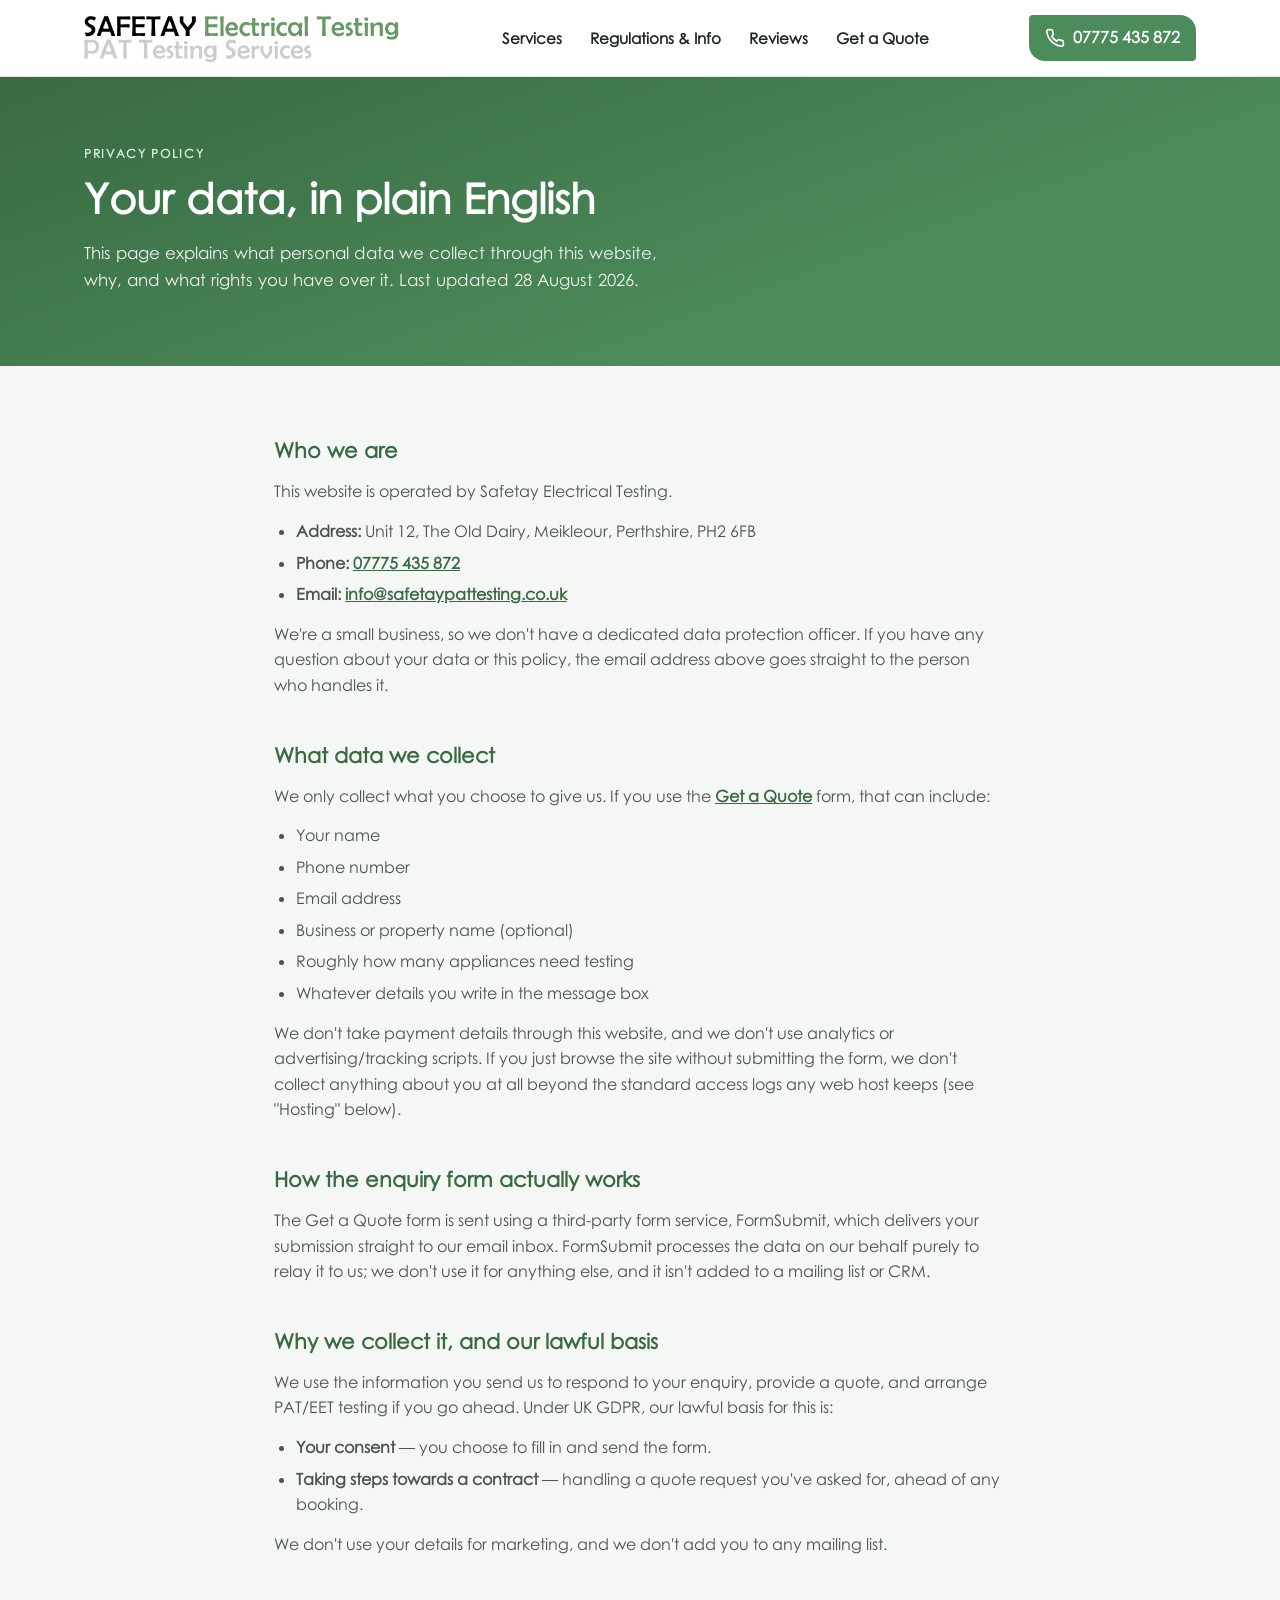
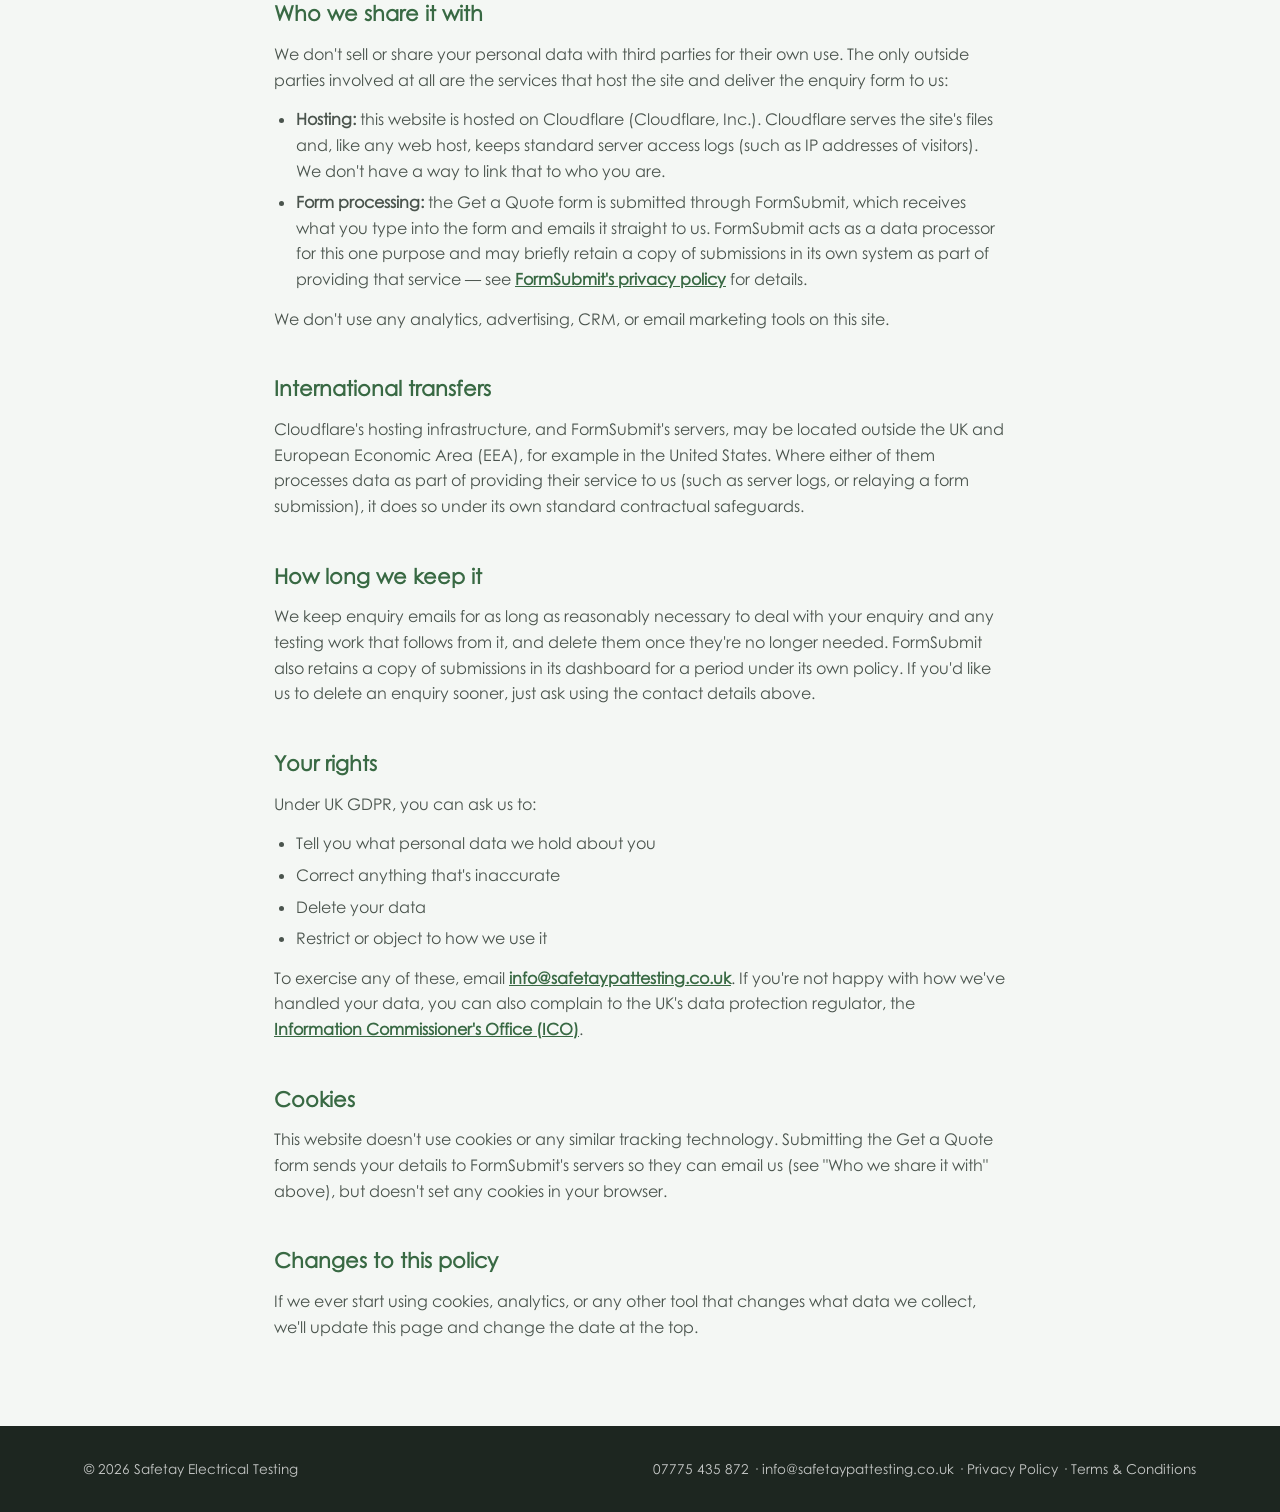
<file: privacy-policy/index.html>
<!DOCTYPE html>
<html lang="en">
<head>
<meta charset="utf-8">
<meta name="viewport" content="width=device-width, initial-scale=1">
<title>Privacy Policy | Safetay Electrical Testing</title>
<meta name="description" content="How Safetay Electrical Testing collects, uses and protects your personal data.">

<link rel="canonical" href="https://safetaypattesting.co.uk/privacy-policy/">

<link rel="icon" href="../favicon.ico" sizes="any">
<link rel="icon" type="image/png" sizes="32x32" href="../images/favicon-32x32.png">
<link rel="icon" type="image/png" sizes="16x16" href="../images/favicon-16x16.png">
<link rel="apple-touch-icon" href="../images/apple-touch-icon.png">

<link rel="stylesheet" href="../css/style.css">
</head>
<body>

<header class="site-header">
	<div class="wrap header-row">
		<a class="brand" href="../">
			<img src="../images/logo.png" alt="Safetay Electrical Testing logo" width="524" height="79">
		</a>

		<nav class="main-nav" id="main-nav">
			<a href="../#services">Services</a>
			<a href="../#regulations">Regulations &amp; Info</a>
			<a href="../#reviews">Reviews</a>
			<a href="../get-a-quote/">Get a Quote</a>
		</nav>

		<div class="header-cta">
			<a class="phone-link" href="tel:+447775435872">
				<svg width="20" height="20" viewBox="0 0 24 24" fill="none" stroke="currentColor" stroke-width="2" stroke-linecap="round" stroke-linejoin="round"><path d="M22 16.92v3a2 2 0 0 1-2.18 2 19.79 19.79 0 0 1-8.63-3.07 19.5 19.5 0 0 1-6-6 19.79 19.79 0 0 1-3.07-8.67A2 2 0 0 1 4.11 2h3a2 2 0 0 1 2 1.72c.127.96.361 1.903.7 2.81a2 2 0 0 1-.45 2.11L8.09 9.91a16 16 0 0 0 6 6l1.27-1.27a2 2 0 0 1 2.11-.45c.907.339 1.85.573 2.81.7A2 2 0 0 1 22 16.92z"/></svg>
				<span class="phone-text">07775 435 872</span>
			</a>
			<button class="nav-toggle" id="nav-toggle" aria-label="Toggle navigation" aria-expanded="false" aria-controls="main-nav">
				<span></span><span></span><span></span>
			</button>
		</div>
	</div>
</header>

<main>

	<!-- PRIVACY INTRO -->
	<section class="quote-hero">
		<div class="wrap">
			<div class="eyebrow" style="color:#d7f0dc;">Privacy Policy</div>
			<h1>Your data, in plain English</h1>
			<p class="lede">This page explains what personal data we collect through this website, why, and what rights you have over it. Last updated 28 August 2026.</p>
		</div>
	</section>

	<!-- PRIVACY CONTENT -->
	<section class="alt">
		<div class="wrap policy-content">

			<h2>Who we are</h2>
			<p>This website is operated by Safetay Electrical Testing.</p>
			<ul>
				<li><strong>Address:</strong> Unit 12, The Old Dairy, Meikleour, Perthshire, PH2 6FB</li>
				<li><strong>Phone:</strong> <a href="tel:+447775435872">07775 435 872</a></li>
				<li><strong>Email:</strong> <a href="mailto:info@safetaypattesting.co.uk">info@safetaypattesting.co.uk</a></li>
			</ul>
			<p>We're a small business, so we don't have a dedicated data protection officer. If you have any question about your data or this policy, the email address above goes straight to the person who handles it.</p>

			<h2>What data we collect</h2>
			<p>We only collect what you choose to give us. If you use the <a href="../get-a-quote/">Get a Quote</a> form, that can include:</p>
			<ul>
				<li>Your name</li>
				<li>Phone number</li>
				<li>Email address</li>
				<li>Business or property name (optional)</li>
				<li>Roughly how many appliances need testing</li>
				<li>Whatever details you write in the message box</li>
			</ul>
			<p>We don't take payment details through this website, and we don't use analytics or advertising/tracking scripts. If you just browse the site without submitting the form, we don't collect anything about you at all beyond the standard access logs any web host keeps (see "Hosting" below).</p>

			<h2>How the enquiry form actually works</h2>
			<p>The Get a Quote form is sent using a third-party form service, FormSubmit, which delivers your submission straight to our email inbox. FormSubmit processes the data on our behalf purely to relay it to us; we don't use it for anything else, and it isn't added to a mailing list or CRM.</p>

			<h2>Why we collect it, and our lawful basis</h2>
			<p>We use the information you send us to respond to your enquiry, provide a quote, and arrange PAT/EET testing if you go ahead. Under UK GDPR, our lawful basis for this is:</p>
			<ul>
				<li><strong>Your consent</strong> &mdash; you choose to fill in and send the form.</li>
				<li><strong>Taking steps towards a contract</strong> &mdash; handling a quote request you've asked for, ahead of any booking.</li>
			</ul>
			<p>We don't use your details for marketing, and we don't add you to any mailing list.</p>

			<h2>Who we share it with</h2>
			<p>We don't sell or share your personal data with third parties for their own use. The only outside parties involved at all are the services that host the site and deliver the enquiry form to us:</p>
			<ul>
				<li><strong>Hosting:</strong> this website is hosted on Cloudflare (Cloudflare, Inc.). Cloudflare serves the site's files and, like any web host, keeps standard server access logs (such as IP addresses of visitors). We don't have a way to link that to who you are.</li>
				<li><strong>Form processing:</strong> the Get a Quote form is submitted through FormSubmit, which receives what you type into the form and emails it straight to us. FormSubmit acts as a data processor for this one purpose and may briefly retain a copy of submissions in its own system as part of providing that service &mdash; see <a href="https://formsubmit.co/privacy-policy" target="_blank" rel="noopener">FormSubmit's privacy policy</a> for details.</li>
			</ul>
			<p>We don't use any analytics, advertising, CRM, or email marketing tools on this site.</p>

			<h2>International transfers</h2>
			<p>Cloudflare's hosting infrastructure, and FormSubmit's servers, may be located outside the UK and European Economic Area (EEA), for example in the United States. Where either of them processes data as part of providing their service to us (such as server logs, or relaying a form submission), it does so under its own standard contractual safeguards.</p>

			<h2>How long we keep it</h2>
			<p>We keep enquiry emails for as long as reasonably necessary to deal with your enquiry and any testing work that follows from it, and delete them once they're no longer needed. FormSubmit also retains a copy of submissions in its dashboard for a period under its own policy. If you'd like us to delete an enquiry sooner, just ask using the contact details above.</p>

			<h2>Your rights</h2>
			<p>Under UK GDPR, you can ask us to:</p>
			<ul>
				<li>Tell you what personal data we hold about you</li>
				<li>Correct anything that's inaccurate</li>
				<li>Delete your data</li>
				<li>Restrict or object to how we use it</li>
			</ul>
			<p>To exercise any of these, email <a href="mailto:info@safetaypattesting.co.uk">info@safetaypattesting.co.uk</a>. If you're not happy with how we've handled your data, you can also complain to the UK's data protection regulator, the <a href="https://ico.org.uk" target="_blank" rel="noopener">Information Commissioner's Office (ICO)</a>.</p>

			<h2>Cookies</h2>
			<p>This website doesn't use cookies or any similar tracking technology. Submitting the Get a Quote form sends your details to FormSubmit's servers so they can email us (see "Who we share it with" above), but doesn't set any cookies in your browser.</p>

			<h2>Changes to this policy</h2>
			<p>If we ever start using cookies, analytics, or any other tool that changes what data we collect, we'll update this page and change the date at the top.</p>

		</div>
	</section>

</main>

<footer>
	<div class="wrap">
		<span>&copy; <span id="year"></span> Safetay Electrical Testing</span>
		<span><a href="tel:+447775435872">07775 435 872</a> &middot; <a href="mailto:info@safetaypattesting.co.uk">info@safetaypattesting.co.uk</a> &middot; <a href="../privacy-policy/">Privacy Policy</a> &middot; <a href="../terms-and-conditions/">Terms &amp; Conditions</a></span>
	</div>
</footer>

<script>
	// Hold briefly before following an internal link to another page (no
	// visual animation, just a deliberate pause) so navigating the site
	// doesn't feel instantaneous.
	document.addEventListener('click', function (e) {
		if (e.defaultPrevented || e.button !== 0 || e.metaKey || e.ctrlKey || e.shiftKey || e.altKey) return;
		var link = e.target.closest('a');
		if (!link || !link.href || link.target === '_blank') return;
		var url;
		try { url = new URL(link.href); } catch (err) { return; }
		if (url.origin !== window.location.origin) return;
		if (url.pathname === window.location.pathname && url.hash) return;
		e.preventDefault();
		setTimeout(function () { window.location.href = link.href; }, 200);
	});

	document.getElementById('year').textContent = new Date().getFullYear();
	var toggle = document.getElementById('nav-toggle');
	var nav = document.getElementById('main-nav');
	toggle.addEventListener('click', function () {
		var open = nav.classList.toggle('open');
		toggle.setAttribute('aria-expanded', open);
	});
	nav.querySelectorAll('a').forEach(function (link) {
		link.addEventListener('click', function () {
			nav.classList.remove('open');
			toggle.setAttribute('aria-expanded', false);
		});
	});
</script>

</body>
</html>
</file>
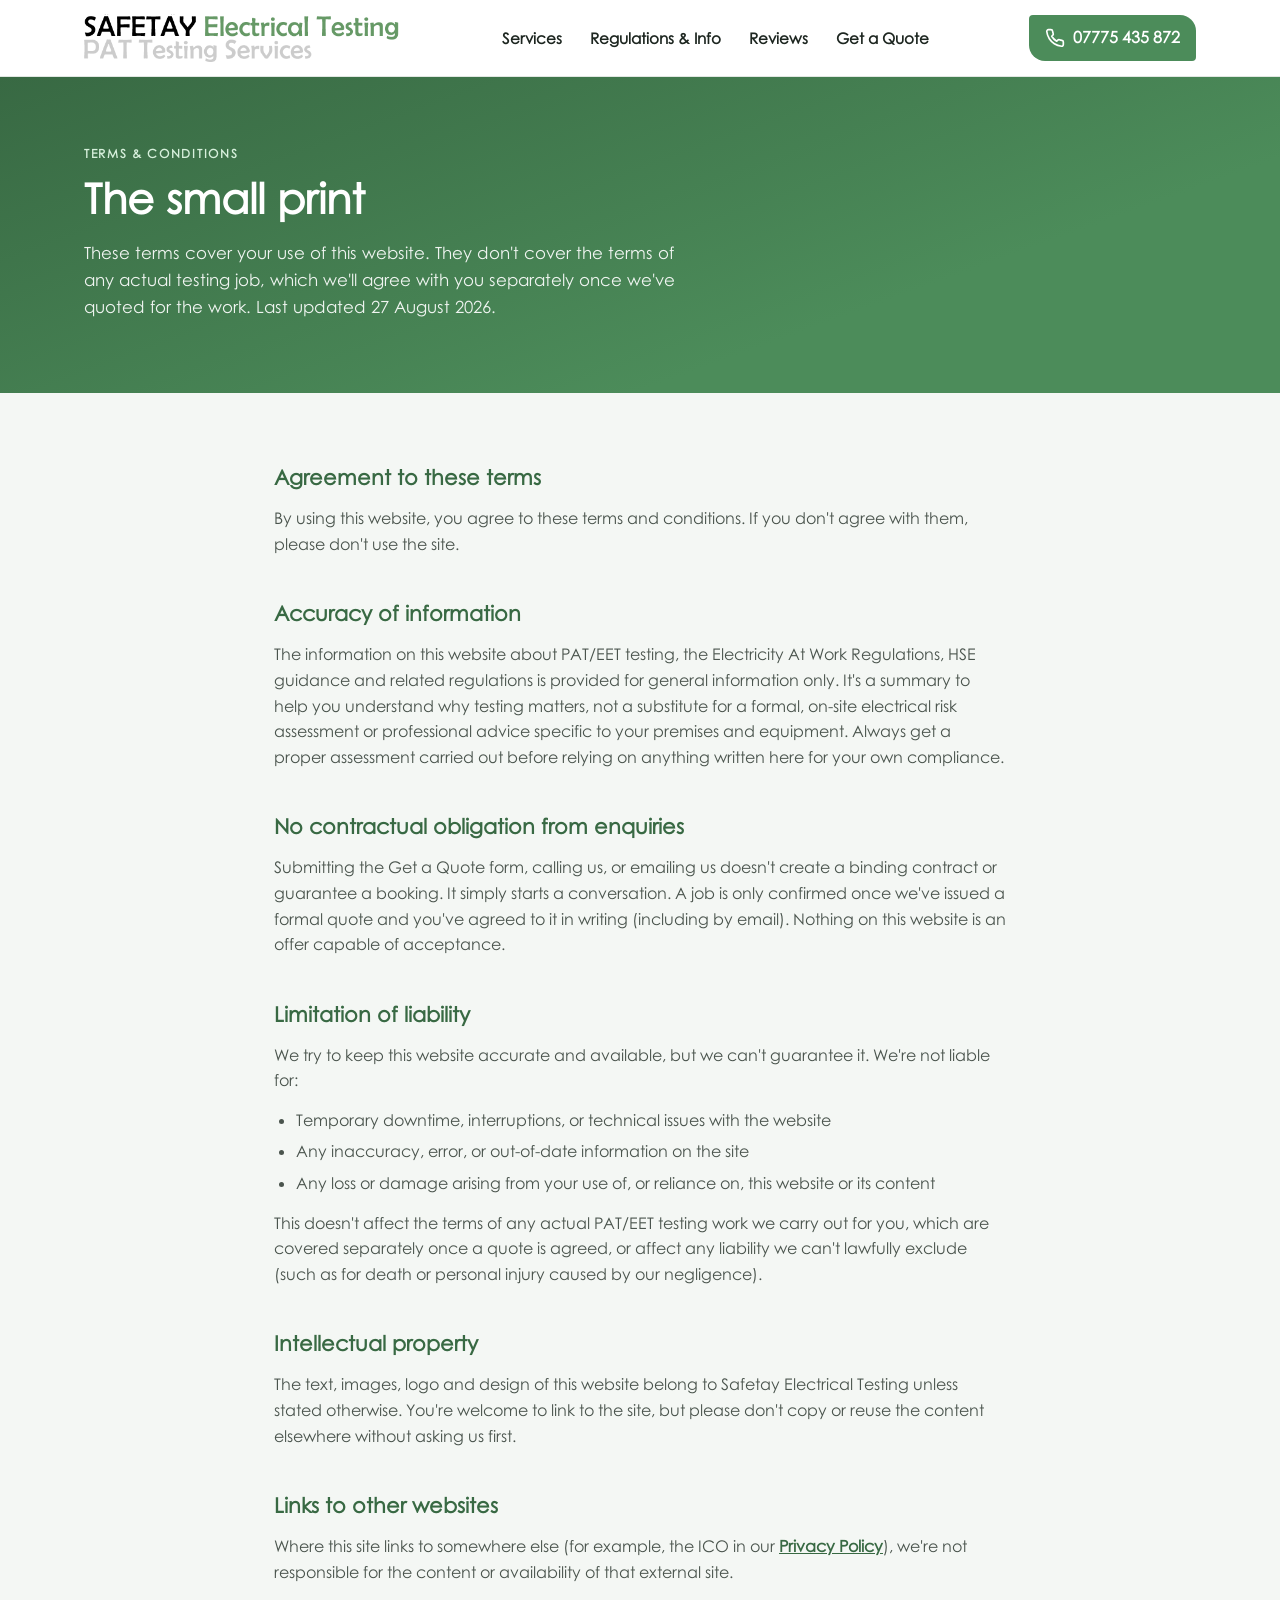
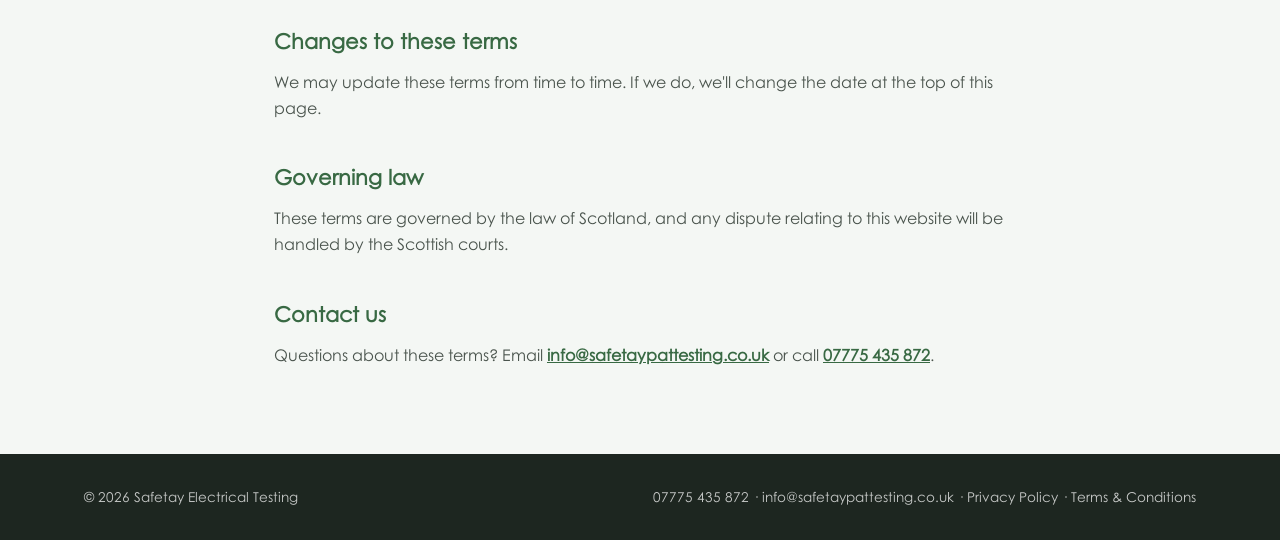
<file: terms-and-conditions/index.html>
<!DOCTYPE html>
<html lang="en">
<head>
<meta charset="utf-8">
<meta name="viewport" content="width=device-width, initial-scale=1">
<title>Terms &amp; Conditions | Safetay Electrical Testing</title>
<meta name="description" content="Terms and conditions for using the Safetay Electrical Testing website.">

<link rel="canonical" href="https://safetaypattesting.co.uk/terms-and-conditions/">

<link rel="icon" href="../favicon.ico" sizes="any">
<link rel="icon" type="image/png" sizes="32x32" href="../images/favicon-32x32.png">
<link rel="icon" type="image/png" sizes="16x16" href="../images/favicon-16x16.png">
<link rel="apple-touch-icon" href="../images/apple-touch-icon.png">

<link rel="stylesheet" href="../css/style.css">
</head>
<body>

<header class="site-header">
	<div class="wrap header-row">
		<a class="brand" href="../">
			<img src="../images/logo.png" alt="Safetay Electrical Testing logo" width="524" height="79">
		</a>

		<nav class="main-nav" id="main-nav">
			<a href="../#services">Services</a>
			<a href="../#regulations">Regulations &amp; Info</a>
			<a href="../#reviews">Reviews</a>
			<a href="../get-a-quote/">Get a Quote</a>
		</nav>

		<div class="header-cta">
			<a class="phone-link" href="tel:+447775435872">
				<svg width="20" height="20" viewBox="0 0 24 24" fill="none" stroke="currentColor" stroke-width="2" stroke-linecap="round" stroke-linejoin="round"><path d="M22 16.92v3a2 2 0 0 1-2.18 2 19.79 19.79 0 0 1-8.63-3.07 19.5 19.5 0 0 1-6-6 19.79 19.79 0 0 1-3.07-8.67A2 2 0 0 1 4.11 2h3a2 2 0 0 1 2 1.72c.127.96.361 1.903.7 2.81a2 2 0 0 1-.45 2.11L8.09 9.91a16 16 0 0 0 6 6l1.27-1.27a2 2 0 0 1 2.11-.45c.907.339 1.85.573 2.81.7A2 2 0 0 1 22 16.92z"/></svg>
				<span class="phone-text">07775 435 872</span>
			</a>
			<button class="nav-toggle" id="nav-toggle" aria-label="Toggle navigation" aria-expanded="false" aria-controls="main-nav">
				<span></span><span></span><span></span>
			</button>
		</div>
	</div>
</header>

<main>

	<!-- TERMS INTRO -->
	<section class="quote-hero">
		<div class="wrap">
			<div class="eyebrow" style="color:#d7f0dc;">Terms &amp; Conditions</div>
			<h1>The small print</h1>
			<p class="lede">These terms cover your use of this website. They don't cover the terms of any actual testing job, which we'll agree with you separately once we've quoted for the work. Last updated 27 August 2026.</p>
		</div>
	</section>

	<!-- TERMS CONTENT -->
	<section class="alt">
		<div class="wrap policy-content">

			<h2>Agreement to these terms</h2>
			<p>By using this website, you agree to these terms and conditions. If you don't agree with them, please don't use the site.</p>

			<h2>Accuracy of information</h2>
			<p>The information on this website about PAT/EET testing, the Electricity At Work Regulations, HSE guidance and related regulations is provided for general information only. It's a summary to help you understand why testing matters, not a substitute for a formal, on-site electrical risk assessment or professional advice specific to your premises and equipment. Always get a proper assessment carried out before relying on anything written here for your own compliance.</p>

			<h2>No contractual obligation from enquiries</h2>
			<p>Submitting the Get a Quote form, calling us, or emailing us doesn't create a binding contract or guarantee a booking. It simply starts a conversation. A job is only confirmed once we've issued a formal quote and you've agreed to it in writing (including by email). Nothing on this website is an offer capable of acceptance.</p>

			<h2>Limitation of liability</h2>
			<p>We try to keep this website accurate and available, but we can't guarantee it. We're not liable for:</p>
			<ul>
				<li>Temporary downtime, interruptions, or technical issues with the website</li>
				<li>Any inaccuracy, error, or out-of-date information on the site</li>
				<li>Any loss or damage arising from your use of, or reliance on, this website or its content</li>
			</ul>
			<p>This doesn't affect the terms of any actual PAT/EET testing work we carry out for you, which are covered separately once a quote is agreed, or affect any liability we can't lawfully exclude (such as for death or personal injury caused by our negligence).</p>

			<h2>Intellectual property</h2>
			<p>The text, images, logo and design of this website belong to Safetay Electrical Testing unless stated otherwise. You're welcome to link to the site, but please don't copy or reuse the content elsewhere without asking us first.</p>

			<h2>Links to other websites</h2>
			<p>Where this site links to somewhere else (for example, the ICO in our <a href="../privacy-policy/">Privacy Policy</a>), we're not responsible for the content or availability of that external site.</p>

			<h2>Changes to these terms</h2>
			<p>We may update these terms from time to time. If we do, we'll change the date at the top of this page.</p>

			<h2>Governing law</h2>
			<p>These terms are governed by the law of Scotland, and any dispute relating to this website will be handled by the Scottish courts.</p>

			<h2>Contact us</h2>
			<p>Questions about these terms? Email <a href="mailto:info@safetaypattesting.co.uk">info@safetaypattesting.co.uk</a> or call <a href="tel:+447775435872">07775 435 872</a>.</p>

		</div>
	</section>

</main>

<footer>
	<div class="wrap">
		<span>&copy; <span id="year"></span> Safetay Electrical Testing</span>
		<span><a href="tel:+447775435872">07775 435 872</a> &middot; <a href="mailto:info@safetaypattesting.co.uk">info@safetaypattesting.co.uk</a> &middot; <a href="../privacy-policy/">Privacy Policy</a> &middot; <a href="../terms-and-conditions/">Terms &amp; Conditions</a></span>
	</div>
</footer>

<script>
	// Hold briefly before following an internal link to another page (no
	// visual animation, just a deliberate pause) so navigating the site
	// doesn't feel instantaneous.
	document.addEventListener('click', function (e) {
		if (e.defaultPrevented || e.button !== 0 || e.metaKey || e.ctrlKey || e.shiftKey || e.altKey) return;
		var link = e.target.closest('a');
		if (!link || !link.href || link.target === '_blank') return;
		var url;
		try { url = new URL(link.href); } catch (err) { return; }
		if (url.origin !== window.location.origin) return;
		if (url.pathname === window.location.pathname && url.hash) return;
		e.preventDefault();
		setTimeout(function () { window.location.href = link.href; }, 200);
	});

	document.getElementById('year').textContent = new Date().getFullYear();
	var toggle = document.getElementById('nav-toggle');
	var nav = document.getElementById('main-nav');
	toggle.addEventListener('click', function () {
		var open = nav.classList.toggle('open');
		toggle.setAttribute('aria-expanded', open);
	});
	nav.querySelectorAll('a').forEach(function (link) {
		link.addEventListener('click', function () {
			nav.classList.remove('open');
			toggle.setAttribute('aria-expanded', false);
		});
	});
</script>

</body>
</html>
</file>
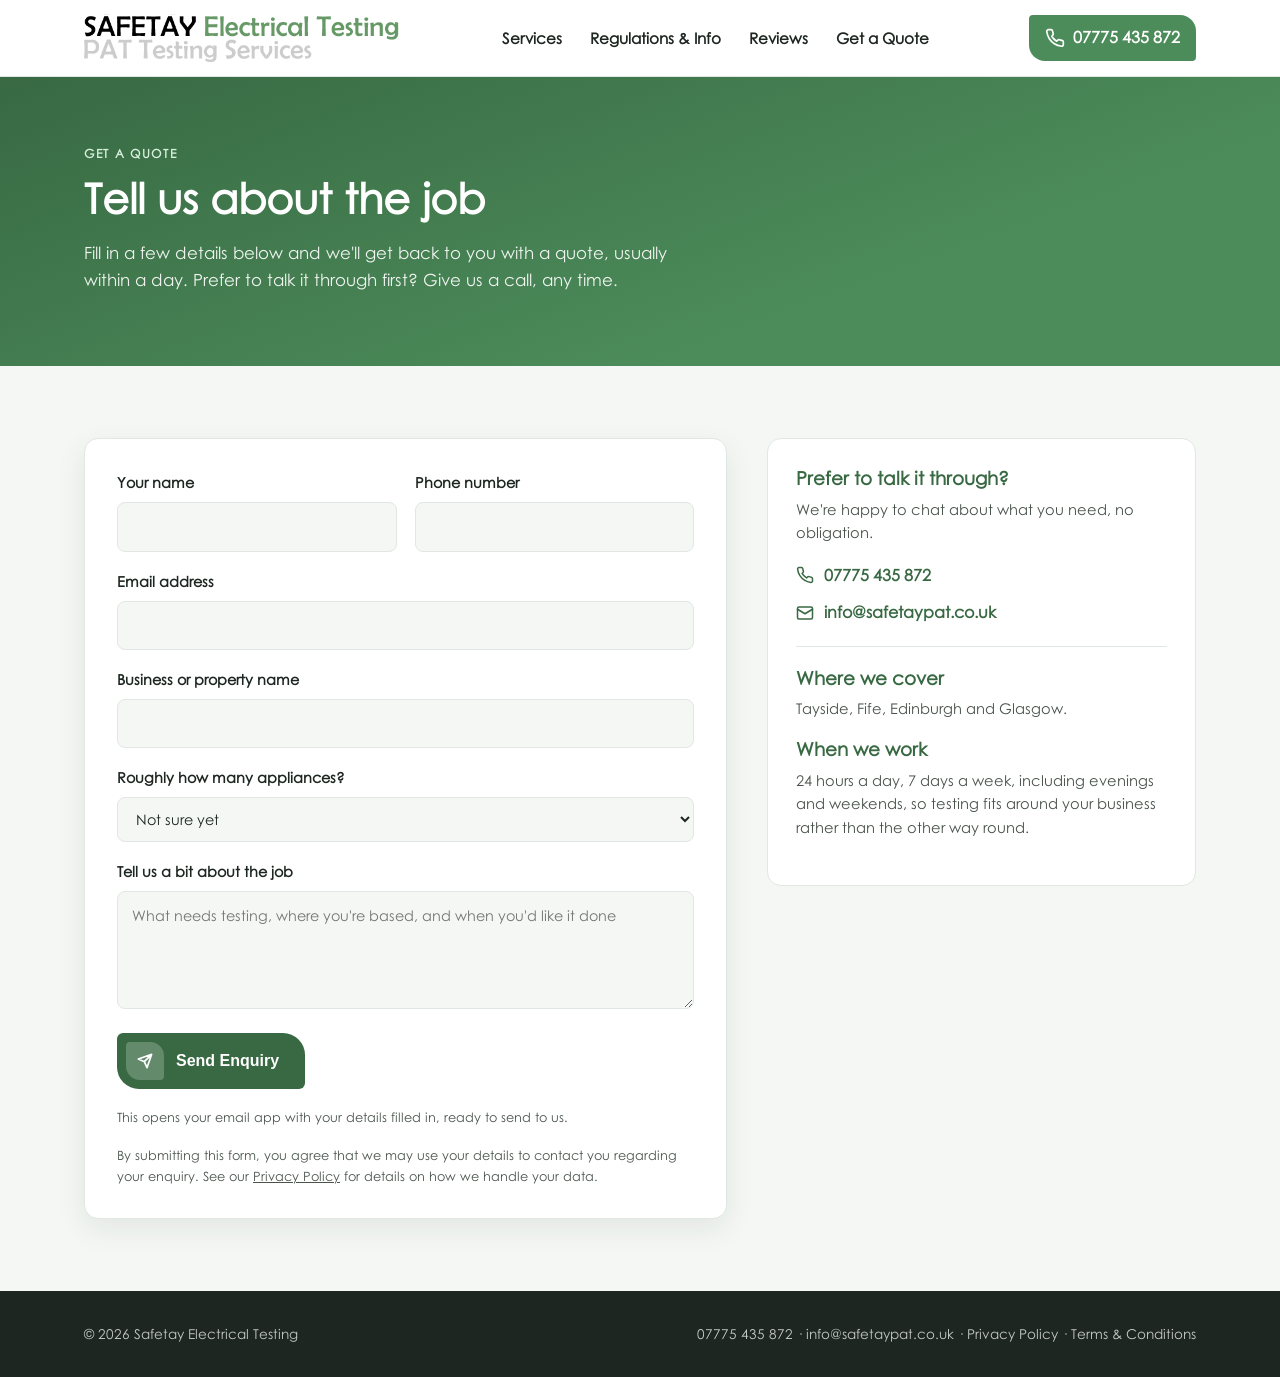
<file: get-a-quote.html>
<!DOCTYPE html>
<html lang="en">
<head>
<meta charset="utf-8">
<meta name="viewport" content="width=device-width, initial-scale=1">
<title>Get a PAT / EET Testing Quote | Safetay Electrical Testing</title>
<meta name="description" content="Get a fast PAT (EET) testing quote from Safetay Electrical Testing, covering Dundee, Perth and Kinross, Fife, Angus, Edinburgh and Glasgow.">

<!-- TODO: every "https://connor-rep.github.io/PAT/" URL on this page (canonical,
     og:image, og:url, robots.txt, sitemap.xml) needs swapping for the real
     domain once the site moves to its own repo. -->
<link rel="canonical" href="https://connor-rep.github.io/PAT/get-a-quote.html">

<!-- Open Graph / social share preview. -->
<meta property="og:type" content="website">
<meta property="og:title" content="Get a Quote | Safetay Electrical Testing">
<meta property="og:description" content="Get a fast, no-obligation PAT testing quote covering Tayside and surrounding areas.">
<meta property="og:image" content="https://connor-rep.github.io/PAT/images/social-share.png">
<meta property="og:url" content="https://connor-rep.github.io/PAT/get-a-quote.html">
<meta name="twitter:card" content="summary_large_image">

<link rel="stylesheet" href="css/style.css">
</head>
<body>

<header class="site-header">
	<div class="wrap header-row">
		<a class="brand" href="./">
			<img src="images/logo.png" alt="Safetay Electrical Testing logo">
		</a>

		<nav class="main-nav" id="main-nav">
			<a href="./#services">Services</a>
			<a href="./#regulations">Regulations &amp; Info</a>
			<a href="./#reviews">Reviews</a>
			<a href="get-a-quote.html">Get a Quote</a>
		</nav>

		<div class="header-cta">
			<a class="phone-link" href="tel:+447775435872">
				<svg width="20" height="20" viewBox="0 0 24 24" fill="none" stroke="currentColor" stroke-width="2" stroke-linecap="round" stroke-linejoin="round"><path d="M22 16.92v3a2 2 0 0 1-2.18 2 19.79 19.79 0 0 1-8.63-3.07 19.5 19.5 0 0 1-6-6 19.79 19.79 0 0 1-3.07-8.67A2 2 0 0 1 4.11 2h3a2 2 0 0 1 2 1.72c.127.96.361 1.903.7 2.81a2 2 0 0 1-.45 2.11L8.09 9.91a16 16 0 0 0 6 6l1.27-1.27a2 2 0 0 1 2.11-.45c.907.339 1.85.573 2.81.7A2 2 0 0 1 22 16.92z"/></svg>
				<span class="phone-text">07775 435 872</span>
			</a>
			<button class="nav-toggle" id="nav-toggle" aria-label="Toggle navigation" aria-expanded="false" aria-controls="main-nav">
				<span></span><span></span><span></span>
			</button>
		</div>
	</div>
</header>

<main>

	<!-- QUOTE INTRO -->
	<section class="quote-hero">
		<div class="wrap">
			<div class="eyebrow" style="color:#d7f0dc;">Get A Quote</div>
			<h1>Tell us about the job</h1>
			<p class="lede">Fill in a few details below and we'll get back to you with a quote, usually within a day. Prefer to talk it through first? Give us a call, any time.</p>
		</div>
	</section>

	<!-- QUOTE FORM -->
	<section class="alt">
		<div class="wrap quote-layout">
			<form class="quote-form" id="quoteForm">
				<div class="form-row">
					<label>Your name
						<input type="text" name="name" required>
					</label>
					<label>Phone number
						<input type="tel" name="phone" required>
					</label>
				</div>
				<label>Email address
					<input type="email" name="email" required>
				</label>
				<label>Business or property name
					<input type="text" name="business">
				</label>
				<label>Roughly how many appliances?
					<select name="appliances">
						<option value="Not sure">Not sure yet</option>
						<option value="1-20">1 to 20</option>
						<option value="21-50">21 to 50</option>
						<option value="51-100">51 to 100</option>
						<option value="100-200">100 to 200</option>
						<option value="200+">200+</option>
					</select>
				</label>
				<label>Tell us a bit about the job
					<textarea name="message" rows="4" placeholder="What needs testing, where you're based, and when you'd like it done"></textarea>
				</label>
				<button class="btn" type="submit">
					<span class="btn-icon"><svg width="16" height="16" viewBox="0 0 24 24" fill="none" stroke="currentColor" stroke-width="2.5" stroke-linecap="round" stroke-linejoin="round"><path d="M22 2 11 13M22 2l-7 20-4-9-9-4 20-7z"/></svg></span>
					Send Enquiry
				</button>
				<p class="form-note">This opens your email app with your details filled in, ready to send to us.</p>
				<p class="form-note">By submitting this form, you agree that we may use your details to contact you regarding your enquiry. See our <a href="privacy-policy.html">Privacy Policy</a> for details on how we handle your data.</p>
			</form>

			<aside class="quote-aside">
				<h3>Prefer to talk it through?</h3>
				<p>We're happy to chat about what you need, no obligation.</p>
				<a class="aside-link" href="tel:+447775435872">
					<svg width="18" height="18" viewBox="0 0 24 24" fill="none" stroke="currentColor" stroke-width="2" stroke-linecap="round" stroke-linejoin="round"><path d="M22 16.92v3a2 2 0 0 1-2.18 2 19.79 19.79 0 0 1-8.63-3.07 19.5 19.5 0 0 1-6-6 19.79 19.79 0 0 1-3.07-8.67A2 2 0 0 1 4.11 2h3a2 2 0 0 1 2 1.72c.127.96.361 1.903.7 2.81a2 2 0 0 1-.45 2.11L8.09 9.91a16 16 0 0 0 6 6l1.27-1.27a2 2 0 0 1 2.11-.45c.907.339 1.85.573 2.81.7A2 2 0 0 1 22 16.92z"/></svg>
					07775 435 872
				</a>
				<a class="aside-link" href="mailto:info@safetaypat.co.uk">
					<svg width="18" height="18" viewBox="0 0 24 24" fill="none" stroke="currentColor" stroke-width="2" stroke-linecap="round" stroke-linejoin="round"><rect x="2" y="4" width="20" height="16" rx="2"/><path d="M2 7l10 6 10-6"/></svg>
					info@safetaypat.co.uk
				</a>
				<div class="aside-divider"></div>
				<h3>Where we cover</h3>
				<p>Tayside, Fife, Edinburgh and Glasgow.</p>
				<h3>When we work</h3>
				<p>24 hours a day, 7 days a week, including evenings and weekends, so testing fits around your business rather than the other way round.</p>
			</aside>
		</div>
	</section>

</main>

<footer>
	<div class="wrap">
		<span>&copy; <span id="year"></span> Safetay Electrical Testing</span>
		<span><a href="tel:+447775435872">07775 435 872</a> &middot; <a href="mailto:info@safetaypat.co.uk">info@safetaypat.co.uk</a> &middot; <a href="privacy-policy.html">Privacy Policy</a> &middot; <a href="terms-and-conditions.html">Terms &amp; Conditions</a></span>
	</div>
</footer>

<script>
	document.getElementById('year').textContent = new Date().getFullYear();
	var toggle = document.getElementById('nav-toggle');
	var nav = document.getElementById('main-nav');
	toggle.addEventListener('click', function () {
		var open = nav.classList.toggle('open');
		toggle.setAttribute('aria-expanded', open);
	});
	nav.querySelectorAll('a').forEach(function (link) {
		link.addEventListener('click', function () {
			nav.classList.remove('open');
			toggle.setAttribute('aria-expanded', false);
		});
	});

	// No backend to post to, so we build a pre-filled email instead.
	document.getElementById('quoteForm').addEventListener('submit', function (e) {
		e.preventDefault();
		var f = e.target;
		var name = f.name.value.trim();
		var phone = f.phone.value.trim();
		var email = f.email.value.trim();
		var business = f.business.value.trim();
		var appliances = f.appliances.value;
		var message = f.message.value.trim();

		var subject = 'PAT testing quote request from ' + name;
		var bodyLines = [
			'Name: ' + name,
			'Phone: ' + phone,
			'Email: ' + email,
			'Business/property: ' + (business || 'n/a'),
			'Roughly how many appliances: ' + appliances,
			'',
			'Details:',
			message
		];

		var mailto = 'mailto:info@safetaypat.co.uk'
			+ '?subject=' + encodeURIComponent(subject)
			+ '&body=' + encodeURIComponent(bodyLines.join('\n'));

		window.location.href = mailto;
	});
</script>

</body>
</html>
</file>
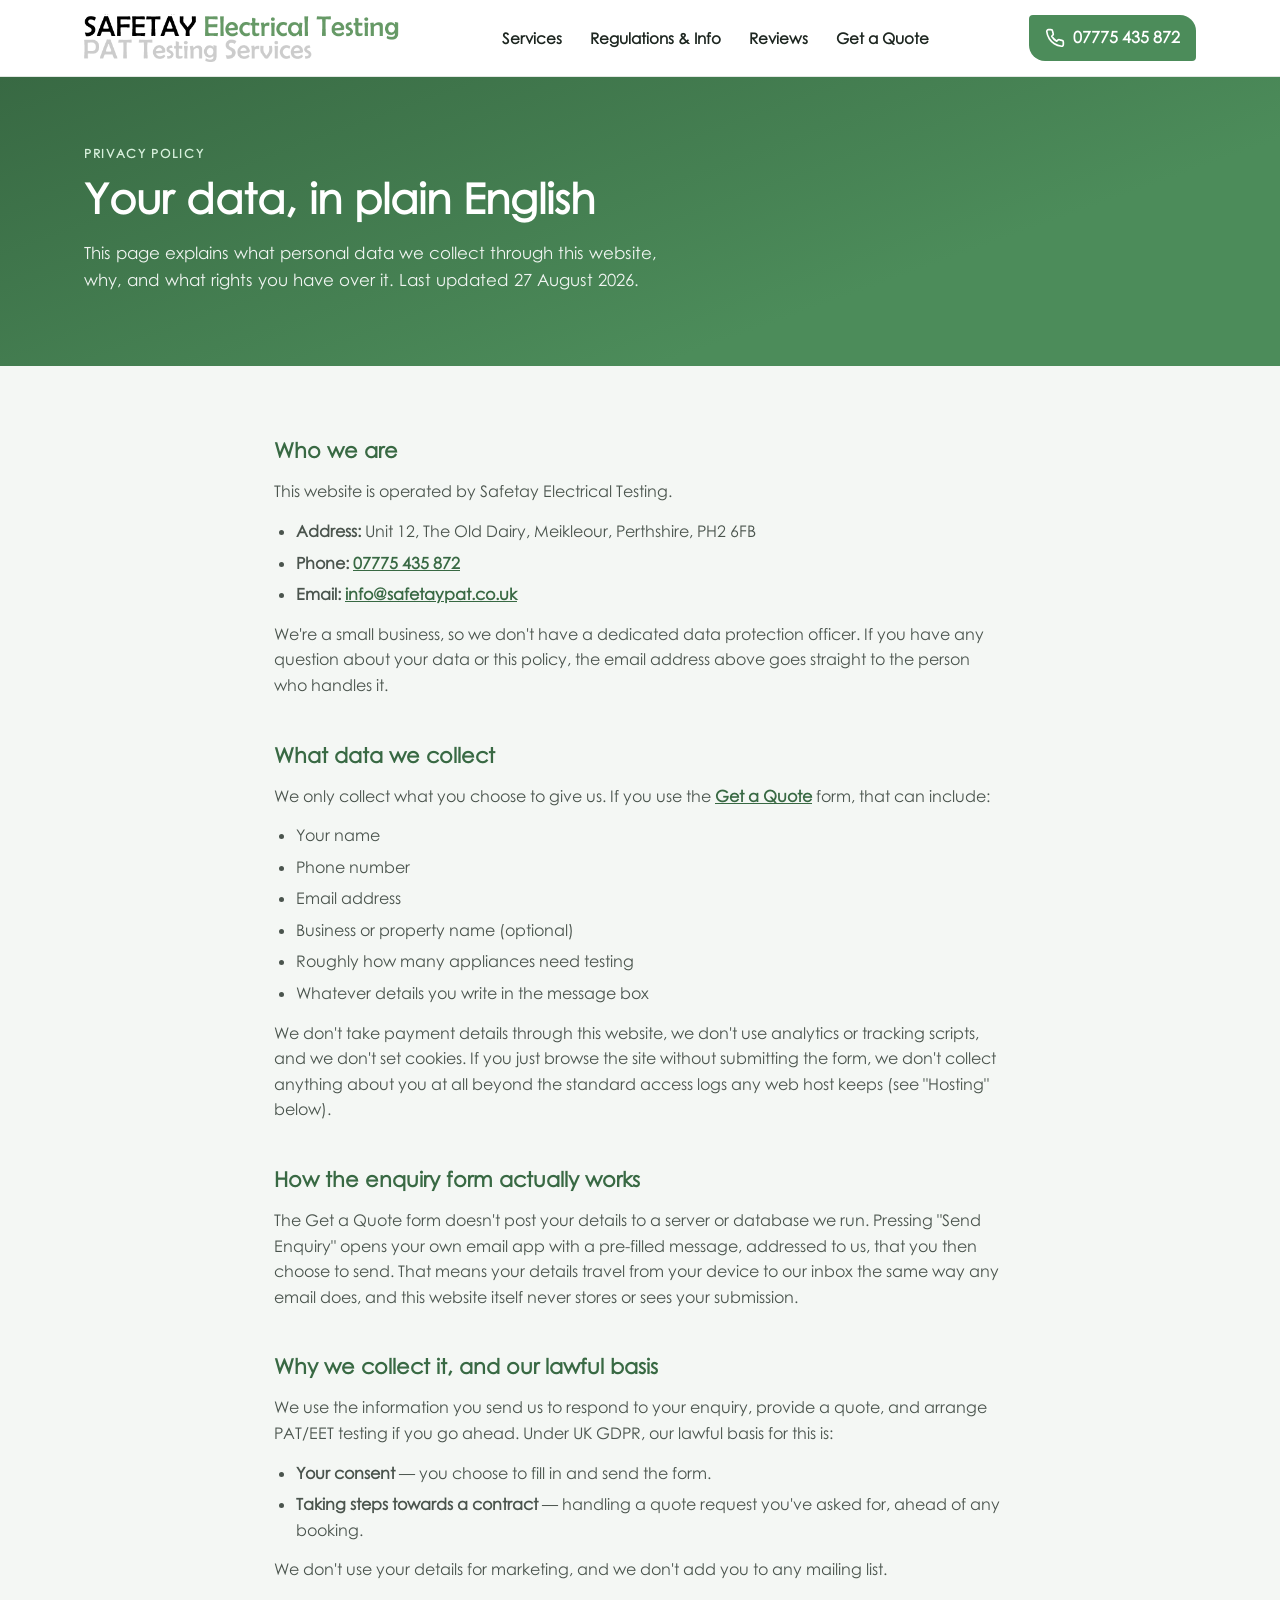
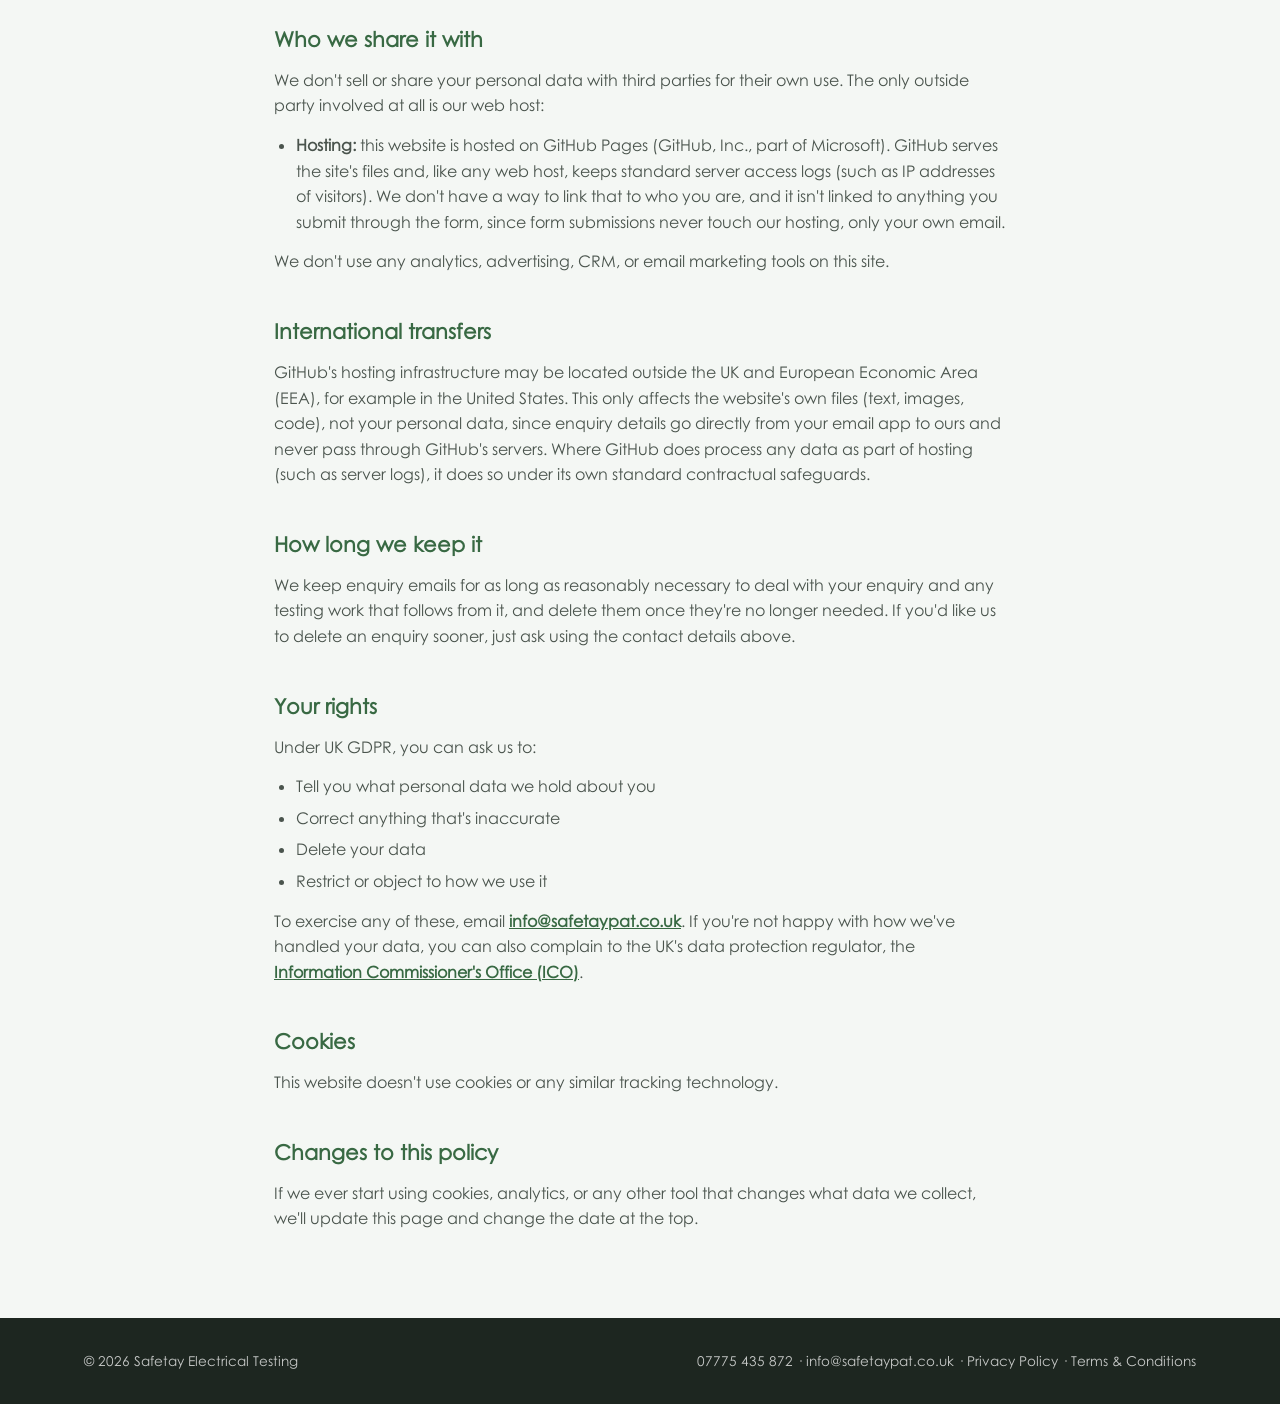
<file: privacy-policy.html>
<!DOCTYPE html>
<html lang="en">
<head>
<meta charset="utf-8">
<meta name="viewport" content="width=device-width, initial-scale=1">
<title>Privacy Policy | Safetay Electrical Testing</title>
<meta name="description" content="How Safetay Electrical Testing collects, uses and protects your personal data.">

<!-- TODO: every "https://connor-rep.github.io/PAT/" URL on this page (canonical)
     needs swapping for the real domain once the site moves to its own repo. -->
<link rel="canonical" href="https://connor-rep.github.io/PAT/privacy-policy.html">

<link rel="stylesheet" href="css/style.css">
</head>
<body>

<header class="site-header">
	<div class="wrap header-row">
		<a class="brand" href="./">
			<img src="images/logo.png" alt="Safetay Electrical Testing logo">
		</a>

		<nav class="main-nav" id="main-nav">
			<a href="./#services">Services</a>
			<a href="./#regulations">Regulations &amp; Info</a>
			<a href="./#reviews">Reviews</a>
			<a href="get-a-quote.html">Get a Quote</a>
		</nav>

		<div class="header-cta">
			<a class="phone-link" href="tel:+447775435872">
				<svg width="20" height="20" viewBox="0 0 24 24" fill="none" stroke="currentColor" stroke-width="2" stroke-linecap="round" stroke-linejoin="round"><path d="M22 16.92v3a2 2 0 0 1-2.18 2 19.79 19.79 0 0 1-8.63-3.07 19.5 19.5 0 0 1-6-6 19.79 19.79 0 0 1-3.07-8.67A2 2 0 0 1 4.11 2h3a2 2 0 0 1 2 1.72c.127.96.361 1.903.7 2.81a2 2 0 0 1-.45 2.11L8.09 9.91a16 16 0 0 0 6 6l1.27-1.27a2 2 0 0 1 2.11-.45c.907.339 1.85.573 2.81.7A2 2 0 0 1 22 16.92z"/></svg>
				<span class="phone-text">07775 435 872</span>
			</a>
			<button class="nav-toggle" id="nav-toggle" aria-label="Toggle navigation" aria-expanded="false" aria-controls="main-nav">
				<span></span><span></span><span></span>
			</button>
		</div>
	</div>
</header>

<main>

	<!-- PRIVACY INTRO -->
	<section class="quote-hero">
		<div class="wrap">
			<div class="eyebrow" style="color:#d7f0dc;">Privacy Policy</div>
			<h1>Your data, in plain English</h1>
			<p class="lede">This page explains what personal data we collect through this website, why, and what rights you have over it. Last updated 27 August 2026.</p>
		</div>
	</section>

	<!-- PRIVACY CONTENT -->
	<section class="alt">
		<div class="wrap policy-content">

			<h2>Who we are</h2>
			<p>This website is operated by Safetay Electrical Testing.</p>
			<ul>
				<li><strong>Address:</strong> Unit 12, The Old Dairy, Meikleour, Perthshire, PH2 6FB</li>
				<li><strong>Phone:</strong> <a href="tel:+447775435872">07775 435 872</a></li>
				<li><strong>Email:</strong> <a href="mailto:info@safetaypat.co.uk">info@safetaypat.co.uk</a></li>
			</ul>
			<p>We're a small business, so we don't have a dedicated data protection officer. If you have any question about your data or this policy, the email address above goes straight to the person who handles it.</p>

			<h2>What data we collect</h2>
			<p>We only collect what you choose to give us. If you use the <a href="get-a-quote.html">Get a Quote</a> form, that can include:</p>
			<ul>
				<li>Your name</li>
				<li>Phone number</li>
				<li>Email address</li>
				<li>Business or property name (optional)</li>
				<li>Roughly how many appliances need testing</li>
				<li>Whatever details you write in the message box</li>
			</ul>
			<p>We don't take payment details through this website, we don't use analytics or tracking scripts, and we don't set cookies. If you just browse the site without submitting the form, we don't collect anything about you at all beyond the standard access logs any web host keeps (see "Hosting" below).</p>

			<h2>How the enquiry form actually works</h2>
			<p>The Get a Quote form doesn't post your details to a server or database we run. Pressing "Send Enquiry" opens your own email app with a pre-filled message, addressed to us, that you then choose to send. That means your details travel from your device to our inbox the same way any email does, and this website itself never stores or sees your submission.</p>

			<h2>Why we collect it, and our lawful basis</h2>
			<p>We use the information you send us to respond to your enquiry, provide a quote, and arrange PAT/EET testing if you go ahead. Under UK GDPR, our lawful basis for this is:</p>
			<ul>
				<li><strong>Your consent</strong> &mdash; you choose to fill in and send the form.</li>
				<li><strong>Taking steps towards a contract</strong> &mdash; handling a quote request you've asked for, ahead of any booking.</li>
			</ul>
			<p>We don't use your details for marketing, and we don't add you to any mailing list.</p>

			<h2>Who we share it with</h2>
			<p>We don't sell or share your personal data with third parties for their own use. The only outside party involved at all is our web host:</p>
			<ul>
				<li><strong>Hosting:</strong> this website is hosted on GitHub Pages (GitHub, Inc., part of Microsoft). GitHub serves the site's files and, like any web host, keeps standard server access logs (such as IP addresses of visitors). We don't have a way to link that to who you are, and it isn't linked to anything you submit through the form, since form submissions never touch our hosting, only your own email.</li>
			</ul>
			<p>We don't use any analytics, advertising, CRM, or email marketing tools on this site.</p>

			<h2>International transfers</h2>
			<p>GitHub's hosting infrastructure may be located outside the UK and European Economic Area (EEA), for example in the United States. This only affects the website's own files (text, images, code), not your personal data, since enquiry details go directly from your email app to ours and never pass through GitHub's servers. Where GitHub does process any data as part of hosting (such as server logs), it does so under its own standard contractual safeguards.</p>

			<h2>How long we keep it</h2>
			<p>We keep enquiry emails for as long as reasonably necessary to deal with your enquiry and any testing work that follows from it, and delete them once they're no longer needed. If you'd like us to delete an enquiry sooner, just ask using the contact details above.</p>

			<h2>Your rights</h2>
			<p>Under UK GDPR, you can ask us to:</p>
			<ul>
				<li>Tell you what personal data we hold about you</li>
				<li>Correct anything that's inaccurate</li>
				<li>Delete your data</li>
				<li>Restrict or object to how we use it</li>
			</ul>
			<p>To exercise any of these, email <a href="mailto:info@safetaypat.co.uk">info@safetaypat.co.uk</a>. If you're not happy with how we've handled your data, you can also complain to the UK's data protection regulator, the <a href="https://ico.org.uk" target="_blank" rel="noopener">Information Commissioner's Office (ICO)</a>.</p>

			<h2>Cookies</h2>
			<p>This website doesn't use cookies or any similar tracking technology.</p>

			<h2>Changes to this policy</h2>
			<p>If we ever start using cookies, analytics, or any other tool that changes what data we collect, we'll update this page and change the date at the top.</p>

		</div>
	</section>

</main>

<footer>
	<div class="wrap">
		<span>&copy; <span id="year"></span> Safetay Electrical Testing</span>
		<span><a href="tel:+447775435872">07775 435 872</a> &middot; <a href="mailto:info@safetaypat.co.uk">info@safetaypat.co.uk</a> &middot; <a href="privacy-policy.html">Privacy Policy</a> &middot; <a href="terms-and-conditions.html">Terms &amp; Conditions</a></span>
	</div>
</footer>

<script>
	document.getElementById('year').textContent = new Date().getFullYear();
	var toggle = document.getElementById('nav-toggle');
	var nav = document.getElementById('main-nav');
	toggle.addEventListener('click', function () {
		var open = nav.classList.toggle('open');
		toggle.setAttribute('aria-expanded', open);
	});
	nav.querySelectorAll('a').forEach(function (link) {
		link.addEventListener('click', function () {
			nav.classList.remove('open');
			toggle.setAttribute('aria-expanded', false);
		});
	});
</script>

</body>
</html>
</file>
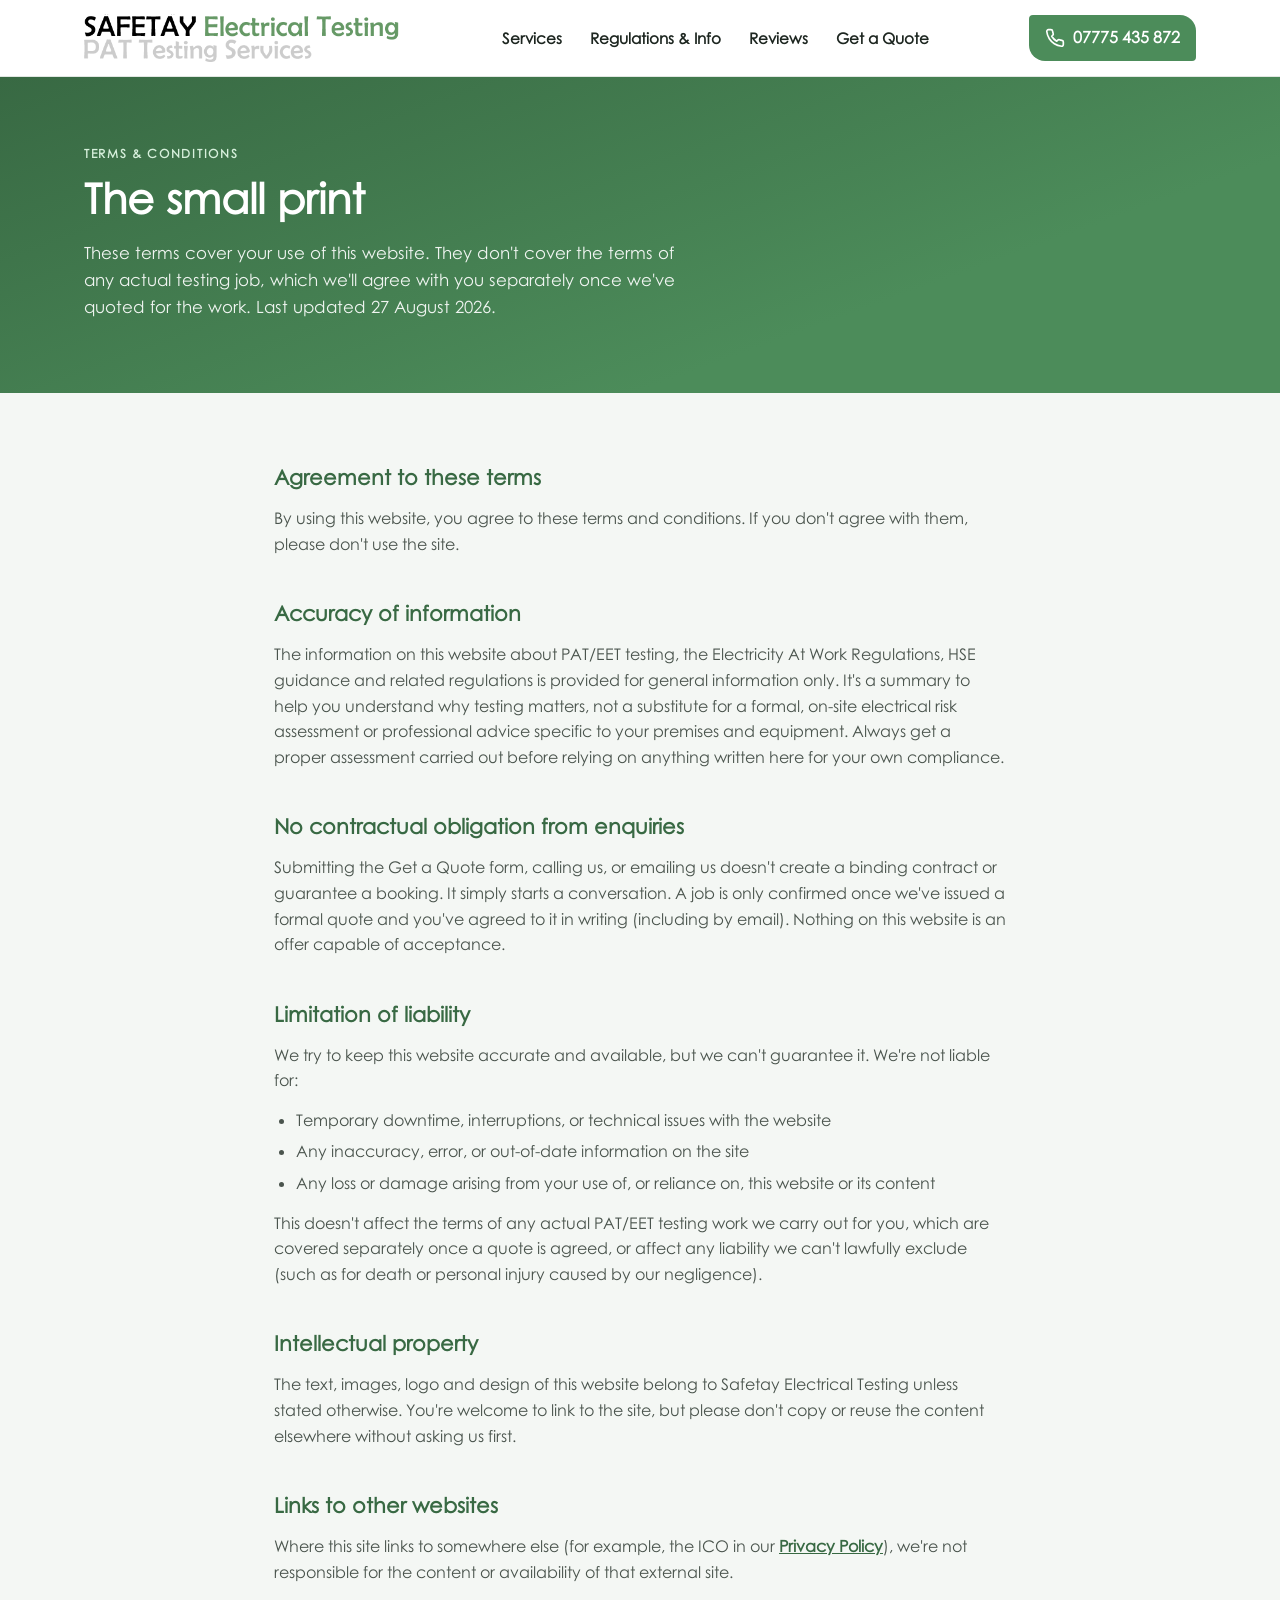
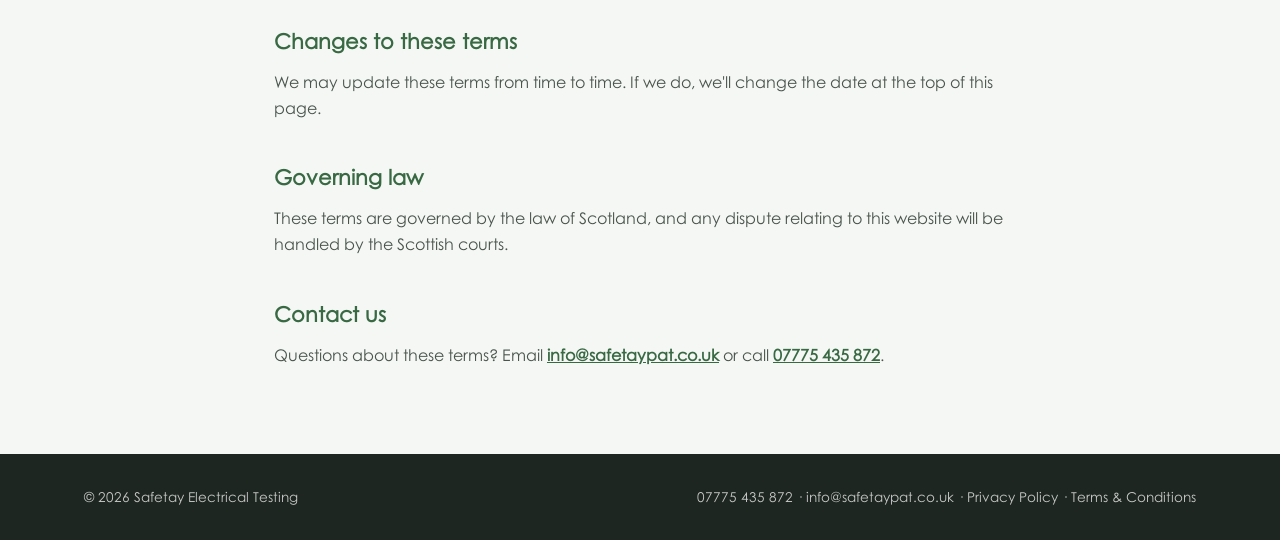
<file: terms-and-conditions.html>
<!DOCTYPE html>
<html lang="en">
<head>
<meta charset="utf-8">
<meta name="viewport" content="width=device-width, initial-scale=1">
<title>Terms &amp; Conditions | Safetay Electrical Testing</title>
<meta name="description" content="Terms and conditions for using the Safetay Electrical Testing website.">

<!-- TODO: every "https://connor-rep.github.io/PAT/" URL on this page (canonical)
     needs swapping for the real domain once the site moves to its own repo. -->
<link rel="canonical" href="https://connor-rep.github.io/PAT/terms-and-conditions.html">

<link rel="stylesheet" href="css/style.css">
</head>
<body>

<header class="site-header">
	<div class="wrap header-row">
		<a class="brand" href="./">
			<img src="images/logo.png" alt="Safetay Electrical Testing logo">
		</a>

		<nav class="main-nav" id="main-nav">
			<a href="./#services">Services</a>
			<a href="./#regulations">Regulations &amp; Info</a>
			<a href="./#reviews">Reviews</a>
			<a href="get-a-quote.html">Get a Quote</a>
		</nav>

		<div class="header-cta">
			<a class="phone-link" href="tel:+447775435872">
				<svg width="20" height="20" viewBox="0 0 24 24" fill="none" stroke="currentColor" stroke-width="2" stroke-linecap="round" stroke-linejoin="round"><path d="M22 16.92v3a2 2 0 0 1-2.18 2 19.79 19.79 0 0 1-8.63-3.07 19.5 19.5 0 0 1-6-6 19.79 19.79 0 0 1-3.07-8.67A2 2 0 0 1 4.11 2h3a2 2 0 0 1 2 1.72c.127.96.361 1.903.7 2.81a2 2 0 0 1-.45 2.11L8.09 9.91a16 16 0 0 0 6 6l1.27-1.27a2 2 0 0 1 2.11-.45c.907.339 1.85.573 2.81.7A2 2 0 0 1 22 16.92z"/></svg>
				<span class="phone-text">07775 435 872</span>
			</a>
			<button class="nav-toggle" id="nav-toggle" aria-label="Toggle navigation" aria-expanded="false" aria-controls="main-nav">
				<span></span><span></span><span></span>
			</button>
		</div>
	</div>
</header>

<main>

	<!-- TERMS INTRO -->
	<section class="quote-hero">
		<div class="wrap">
			<div class="eyebrow" style="color:#d7f0dc;">Terms &amp; Conditions</div>
			<h1>The small print</h1>
			<p class="lede">These terms cover your use of this website. They don't cover the terms of any actual testing job, which we'll agree with you separately once we've quoted for the work. Last updated 27 August 2026.</p>
		</div>
	</section>

	<!-- TERMS CONTENT -->
	<section class="alt">
		<div class="wrap policy-content">

			<h2>Agreement to these terms</h2>
			<p>By using this website, you agree to these terms and conditions. If you don't agree with them, please don't use the site.</p>

			<h2>Accuracy of information</h2>
			<p>The information on this website about PAT/EET testing, the Electricity At Work Regulations, HSE guidance and related regulations is provided for general information only. It's a summary to help you understand why testing matters, not a substitute for a formal, on-site electrical risk assessment or professional advice specific to your premises and equipment. Always get a proper assessment carried out before relying on anything written here for your own compliance.</p>

			<h2>No contractual obligation from enquiries</h2>
			<p>Submitting the Get a Quote form, calling us, or emailing us doesn't create a binding contract or guarantee a booking. It simply starts a conversation. A job is only confirmed once we've issued a formal quote and you've agreed to it in writing (including by email). Nothing on this website is an offer capable of acceptance.</p>

			<h2>Limitation of liability</h2>
			<p>We try to keep this website accurate and available, but we can't guarantee it. We're not liable for:</p>
			<ul>
				<li>Temporary downtime, interruptions, or technical issues with the website</li>
				<li>Any inaccuracy, error, or out-of-date information on the site</li>
				<li>Any loss or damage arising from your use of, or reliance on, this website or its content</li>
			</ul>
			<p>This doesn't affect the terms of any actual PAT/EET testing work we carry out for you, which are covered separately once a quote is agreed, or affect any liability we can't lawfully exclude (such as for death or personal injury caused by our negligence).</p>

			<h2>Intellectual property</h2>
			<p>The text, images, logo and design of this website belong to Safetay Electrical Testing unless stated otherwise. You're welcome to link to the site, but please don't copy or reuse the content elsewhere without asking us first.</p>

			<h2>Links to other websites</h2>
			<p>Where this site links to somewhere else (for example, the ICO in our <a href="privacy-policy.html">Privacy Policy</a>), we're not responsible for the content or availability of that external site.</p>

			<h2>Changes to these terms</h2>
			<p>We may update these terms from time to time. If we do, we'll change the date at the top of this page.</p>

			<h2>Governing law</h2>
			<p>These terms are governed by the law of Scotland, and any dispute relating to this website will be handled by the Scottish courts.</p>

			<h2>Contact us</h2>
			<p>Questions about these terms? Email <a href="mailto:info@safetaypat.co.uk">info@safetaypat.co.uk</a> or call <a href="tel:+447775435872">07775 435 872</a>.</p>

		</div>
	</section>

</main>

<footer>
	<div class="wrap">
		<span>&copy; <span id="year"></span> Safetay Electrical Testing</span>
		<span><a href="tel:+447775435872">07775 435 872</a> &middot; <a href="mailto:info@safetaypat.co.uk">info@safetaypat.co.uk</a> &middot; <a href="privacy-policy.html">Privacy Policy</a> &middot; <a href="terms-and-conditions.html">Terms &amp; Conditions</a></span>
	</div>
</footer>

<script>
	document.getElementById('year').textContent = new Date().getFullYear();
	var toggle = document.getElementById('nav-toggle');
	var nav = document.getElementById('main-nav');
	toggle.addEventListener('click', function () {
		var open = nav.classList.toggle('open');
		toggle.setAttribute('aria-expanded', open);
	});
	nav.querySelectorAll('a').forEach(function (link) {
		link.addEventListener('click', function () {
			nav.classList.remove('open');
			toggle.setAttribute('aria-expanded', false);
		});
	});
</script>

</body>
</html>
</file>
<file: css/style.css>
@charset "utf-8";

/* ------------------------------------------------------------------ */
/* Font                                                                */
/* ------------------------------------------------------------------ */
@font-face {
	font-family: 'Conv_GOTHIC';
	src: url('../fonts/GOTHIC.eot');
	src: local('?'), url('../fonts/GOTHIC.woff') format('woff'),
		url('../fonts/GOTHIC.ttf') format('truetype');
	font-weight: normal;
	font-style: normal;
	font-display: swap;
}

/* ------------------------------------------------------------------ */
/* Reset & tokens                                                      */
/* ------------------------------------------------------------------ */
* { box-sizing: border-box; -webkit-tap-highlight-color: transparent; }
html { scroll-behavior: smooth; }
a, button, input, select, textarea { -webkit-tap-highlight-color: transparent; }
:focus { outline: none; }
:focus-visible { outline: 2px solid var(--green-dark); outline-offset: 2px; }

::selection { background: var(--green); color: #fff; }

:root {
	--green: #4c8c5a;
	--green-dark: #386943;
	--ink: #1d2620;
	--ink-soft: #4a544d;
	--paper: #ffffff;
	--paper-alt: #f4f7f4;
	--line: #e1e7e2;
	--red: #d64545;
	--shadow: 0 10px 30px rgba(24, 40, 28, 0.08);
	--radius: 14px;
	--maxw: 1160px;
}

body {
	margin: 0;
	font-family: 'Conv_GOTHIC', 'Segoe UI', Arial, sans-serif;
	color: var(--ink);
	background: var(--paper);
	line-height: 1.6;
	-webkit-font-smoothing: antialiased;
}

img { max-width: 100%; display: block; }
a { color: inherit; }

.wrap {
	max-width: var(--maxw);
	margin: 0 auto;
	padding: 0 24px;
}

section { padding: 72px 0; }
section.alt { background: var(--paper-alt); }

h1, h2, h3 { line-height: 1.2; margin: 0 0 16px; }
h2 {
	font-size: clamp(1.6rem, 3vw, 2.2rem);
	color: var(--green-dark);
}
h3 { font-size: 1.15rem; color: var(--green-dark); }

.eyebrow {
	display: inline-block;
	text-transform: uppercase;
	letter-spacing: 0.14em;
	font-size: 0.75rem;
	font-weight: 700;
	color: var(--green);
	margin-bottom: 10px;
}

.lede {
	font-size: 1.05rem;
	color: var(--ink-soft);
	max-width: 640px;
}

.btn {
	display: inline-flex;
	align-items: center;
	gap: 12px;
	padding: 9px 26px 9px 9px;
	border-radius: 6px 22px 6px 22px;
	background: var(--green-dark);
	color: #fff;
	font-weight: 700;
	font-size: 1rem;
	text-decoration: none;
	border: none;
	transition: background 0.15s ease, box-shadow 0.15s ease;
}
.btn-icon {
	display: inline-flex;
	align-items: center;
	justify-content: center;
	width: 38px;
	height: 38px;
	border-radius: 4px 14px 4px 14px;
	background: rgba(255,255,255,0.22);
	flex: none;
}
.btn:hover { background: var(--green); box-shadow: 0 6px 18px rgba(0,0,0,0.25); }
.btn:focus-visible { outline: 3px solid var(--green-dark); outline-offset: 3px; }
.btn.secondary {
	background: rgba(255,255,255,0.1);
	color: #fff;
	border: 1px solid rgba(255,255,255,0.4);
}
.btn.secondary .btn-icon { background: rgba(255,255,255,0.18); }
.btn.secondary:hover { background: rgba(255,255,255,0.2); border-color: #fff; }
.btn.secondary:focus-visible { outline: 3px solid #fff; outline-offset: 3px; }

.btn.on-light {
	background: transparent;
	color: var(--green-dark);
	border: 2px solid var(--green);
	box-shadow: none;
}
.btn.on-light:hover { background: var(--green); color: #fff; }
.btn.on-light:focus-visible { outline: 3px solid var(--green); outline-offset: 2px; }

/* ------------------------------------------------------------------ */
/* Header / nav                                                        */
/* ------------------------------------------------------------------ */
.site-header {
	position: sticky;
	top: 0;
	z-index: 100;
	background: #fff;
	box-shadow: 0 1px 0 var(--line);
}
.header-row {
	display: flex;
	align-items: center;
	justify-content: space-between;
	height: 76px;
}
.brand {
	display: flex;
	align-items: center;
	gap: 12px;
	text-decoration: none;
}
.brand img { height: 48px; width: auto; }

nav.main-nav {
	display: flex;
	align-items: center;
	gap: 28px;
}
nav.main-nav a {
	text-decoration: none;
	color: var(--ink);
	font-weight: 600;
	font-size: 0.95rem;
}
nav.main-nav a:hover { color: var(--green-dark); }

.header-cta {
	display: flex;
	align-items: center;
	gap: 18px;
}
.phone-link {
	display: flex;
	align-items: center;
	gap: 8px;
	font-weight: 700;
	text-decoration: none;
	color: #fff;
	background: var(--green);
	white-space: nowrap;
	border: 2px solid transparent;
	border-radius: 4px 16px 4px 16px;
	padding: 8px 14px;
	transition: background 0.15s ease, border-color 0.15s ease, color 0.15s ease;
}
.phone-link:hover,
.phone-link:focus-visible {
	background: transparent;
	border-color: var(--green-dark);
	color: var(--green-dark);
	outline: none;
}
.phone-link svg { flex: none; }

.nav-toggle {
	display: none;
	background: none;
	border: none;
	cursor: pointer;
	padding: 8px;
}
.nav-toggle span {
	display: block;
	width: 26px;
	height: 3px;
	background: var(--ink);
	margin: 5px 0;
	border-radius: 2px;
	transition: transform 0.2s ease, opacity 0.2s ease;
}
.nav-toggle[aria-expanded="true"] span:nth-child(1) { transform: translateY(8px) rotate(45deg); }
.nav-toggle[aria-expanded="true"] span:nth-child(2) { opacity: 0; }
.nav-toggle[aria-expanded="true"] span:nth-child(3) { transform: translateY(-8px) rotate(-45deg); }

/* ------------------------------------------------------------------ */
/* Hero                                                                 */
/* ------------------------------------------------------------------ */
.hero {
	position: relative;
	background: linear-gradient(160deg, var(--green-dark), var(--green) 70%);
	color: #fff;
	overflow: hidden;
	padding: 90px 0 100px;
}
.hero::after {
	content: "";
	position: absolute;
	inset: 0;
	pointer-events: none;
	background: url('../images/tayside-background.jpg') center/cover no-repeat;
	opacity: 0.1;
	mix-blend-mode: luminosity;
}
.hero .wrap { position: relative; max-width: 760px; }
.hero h1 {
	font-size: clamp(2rem, 4.2vw, 3.1rem);
	margin-bottom: 18px;
}
.hero p.lede { color: rgba(255,255,255,0.92); max-width: 560px; }
.hero-actions { display: flex; flex-wrap: wrap; gap: 14px; margin-top: 30px; }

.cert-mini {
	display: block;
	height: 26px;
	width: auto;
	margin-bottom: 14px;
}

/* ------------------------------------------------------------------ */
/* Stats strip                                                         */
/* ------------------------------------------------------------------ */
.stats {
	display: grid;
	grid-template-columns: repeat(4, 1fr);
	gap: 24px;
	margin-top: -56px;
	position: relative;
	z-index: 2;
}
.stat-card {
	background: #fff;
	border-radius: var(--radius);
	box-shadow: var(--shadow);
	padding: 26px 20px;
	text-align: center;
}
.stat-card .num {
	font-size: 1.9rem;
	font-weight: 800;
	color: var(--green-dark);
	display: block;
}
.stat-card .label {
	font-size: 0.85rem;
	color: var(--ink-soft);
}

/* ------------------------------------------------------------------ */
/* Benefits grid                                                       */
/* ------------------------------------------------------------------ */
.grid-3 {
	display: grid;
	grid-template-columns: repeat(3, 1fr);
	gap: 24px;
	margin-top: 40px;
}
.card {
	background: #fff;
	border: 1px solid var(--line);
	border-radius: var(--radius);
	padding: 26px;
	box-shadow: var(--shadow);
}
.card .icon {
	width: 46px;
	height: 46px;
	border-radius: 12px;
	background: rgba(76, 140, 90, 0.12);
	display: flex;
	align-items: center;
	justify-content: center;
	margin-bottom: 16px;
	color: var(--green-dark);
}
.card p { color: var(--ink-soft); margin: 0; font-size: 0.95rem; }

/* ------------------------------------------------------------------ */
/* Two-column info sections                                            */
/* ------------------------------------------------------------------ */
.split {
	display: grid;
	grid-template-columns: 1fr 1fr;
	gap: 56px;
	align-items: start;
}
.split img { border-radius: var(--radius); box-shadow: var(--shadow); }
.split ul { padding-left: 20px; color: var(--ink-soft); }
.split li { margin-bottom: 8px; }

/* ------------------------------------------------------------------ */
/* Certifications strip                                                 */
/* ------------------------------------------------------------------ */
.cert-strip {
	display: flex;
	flex-wrap: wrap;
	align-items: center;
	justify-content: center;
	gap: 48px;
	padding: 36px 0;
}
.cert-strip img { max-height: 68px; width: auto; }
.cert-strip img.cert-disclosure { max-height: 83px; }

/* ------------------------------------------------------------------ */
/* Reviews                                                             */
/* ------------------------------------------------------------------ */
.reviews-carousel {
	position: relative;
	margin-top: 40px;
}
.reviews-grid {
	display: flex;
	overflow-x: auto;
	scroll-snap-type: x mandatory;
	gap: 22px;
	padding-bottom: 12px;
	-webkit-overflow-scrolling: touch;
	scrollbar-width: none;
}
.reviews-grid::-webkit-scrollbar { display: none; }
.reviews-arrow {
	position: absolute;
	top: 50%;
	transform: translateY(-50%);
	z-index: 5;
	width: 44px;
	height: 44px;
	border-radius: 50%;
	background: #fff;
	border: 1px solid var(--line);
	box-shadow: var(--shadow);
	color: var(--green-dark);
	display: flex;
	align-items: center;
	justify-content: center;
	cursor: pointer;
}
.reviews-arrow:hover { background: var(--green); border-color: var(--green); color: #fff; }
.reviews-arrow:focus-visible { outline: 2px solid var(--green-dark); outline-offset: 2px; }
.reviews-arrow:disabled { opacity: 0.35; cursor: default; pointer-events: none; }
.reviews-arrow-prev { left: -22px; }
.reviews-arrow-next { right: -22px; }
.review-card {
	flex: 0 0 calc((100% - 44px) / 3);
	scroll-snap-align: start;
	min-width: 0;
	background: #fff;
	border: 1px solid var(--line);
	border-radius: var(--radius);
	padding: 24px;
	box-shadow: var(--shadow);
	display: flex;
	flex-direction: column;
	gap: 14px;
}
.review-card .stars { color: #e8a13d; letter-spacing: 2px; font-size: 0.95rem; }
.review-card p.quote {
	margin: 0;
	color: var(--ink);
	font-size: 0.96rem;
	flex-grow: 1;
}
.review-card .who {
	font-size: 0.85rem;
	color: var(--ink-soft);
	border-top: 1px solid var(--line);
	padding-top: 12px;
}
.review-card .who strong { color: var(--ink); display: block; }

/* ------------------------------------------------------------------ */
/* Contact                                                              */
/* ------------------------------------------------------------------ */
.contact-section {
	background: linear-gradient(160deg, var(--green-dark), var(--green) 70%);
	color: #fff;
}
.contact-section h2 { color: #fff; }
.contact-section .lede { color: rgba(255,255,255,0.9); }
.contact-grid {
	display: grid;
	grid-template-columns: repeat(3, 1fr);
	gap: 22px;
	margin-top: 40px;
}
.contact-grid-2 { grid-template-columns: 1fr 1fr; align-items: stretch; }
.contact-card {
	background: rgba(255,255,255,0.08);
	border: 1px solid rgba(255,255,255,0.2);
	border-radius: var(--radius);
	padding: 26px;
	text-decoration: none;
	color: #fff;
	transition: background 0.15s ease, transform 0.15s ease;
}
.contact-card:hover { background: rgba(255,255,255,0.16); transform: translateY(-3px); }
.contact-card .icon {
	width: 44px;
	height: 44px;
	border-radius: 12px;
	background: rgba(255,255,255,0.16);
	display: flex;
	align-items: center;
	justify-content: center;
	margin-bottom: 14px;
}
.contact-card .label {
	font-size: 0.78rem;
	text-transform: uppercase;
	letter-spacing: 0.1em;
	opacity: 0.8;
	margin-bottom: 6px;
}
.contact-card .value { font-weight: 700; font-size: 1.05rem; }

.contact-card-combo {
	min-width: 0;
	padding: 8px;
	display: flex;
	flex-direction: column;
	justify-content: center;
	transition: none;
}
.contact-card-combo:hover { background: rgba(255,255,255,0.08); transform: none; }
.combo-row {
	display: flex;
	align-items: center;
	gap: 16px;
	padding: 18px;
	border-radius: 10px;
	text-decoration: none;
	color: #fff;
	transition: background 0.15s ease;
}
.combo-row:hover { background: rgba(255,255,255,0.1); }
.combo-row .icon {
	width: 44px;
	height: 44px;
	border-radius: 12px;
	background: rgba(255,255,255,0.16);
	display: flex;
	align-items: center;
	justify-content: center;
	flex: none;
}
.combo-text { display: flex; flex-direction: column; gap: 2px; min-width: 0; }
.combo-text .label {
	font-size: 0.78rem;
	text-transform: uppercase;
	letter-spacing: 0.1em;
	opacity: 0.8;
}
.combo-text .value { font-weight: 700; font-size: 1.05rem; overflow-wrap: anywhere; }
.combo-divider { height: 1px; background: rgba(255,255,255,0.18); margin: 0 18px; }

.contact-cta {
	min-width: 0;
	background: rgba(255,255,255,0.08);
	border: 1px solid rgba(255,255,255,0.2);
	border-radius: var(--radius);
	padding: 26px;
	display: flex;
	flex-direction: column;
	align-items: flex-start;
	justify-content: center;
	gap: 10px;
}
.contact-cta h3 { color: #fff; margin: 0; }
.contact-cta p { color: rgba(255,255,255,0.85); margin: 0 0 6px; font-size: 0.95rem; }

/* ------------------------------------------------------------------ */
/* Get a Quote page                                                     */
/* ------------------------------------------------------------------ */
.quote-hero {
	background: linear-gradient(160deg, var(--green-dark), var(--green) 70%);
	color: #fff;
	padding: 64px 0 56px;
}
.quote-hero h1 { font-size: clamp(1.8rem, 3.6vw, 2.6rem); margin-bottom: 14px; }
.quote-hero .lede { color: rgba(255,255,255,0.92); max-width: 600px; }

.quote-layout {
	display: grid;
	grid-template-columns: 1.5fr 1fr;
	gap: 40px;
	align-items: start;
}

.quote-swap {
	overflow: hidden;
}
.quote-swap.is-resizing {
	transition: height 0.3s ease;
}

.quote-form {
	background: #fff;
	border: 1px solid var(--line);
	border-radius: var(--radius);
	box-shadow: var(--shadow);
	padding: 32px;
	display: flex;
	flex-direction: column;
	gap: 18px;
}
.quote-form .form-row {
	display: grid;
	grid-template-columns: 1fr 1fr;
	gap: 18px;
}
.quote-form label {
	display: flex;
	flex-direction: column;
	gap: 8px;
	font-weight: 700;
	font-size: 0.9rem;
	color: var(--ink);
}
.quote-form input,
.quote-form select,
.quote-form textarea {
	font: inherit;
	font-weight: 400;
	padding: 12px 14px;
	border: 1px solid var(--line);
	border-radius: 8px;
	background: var(--paper-alt);
	color: var(--ink);
}
.quote-form input:focus,
.quote-form select:focus,
.quote-form textarea:focus {
	outline: none;
	border-color: var(--green);
	background: #fff;
}

.form-actions {
	display: flex;
	align-items: center;
	flex-wrap: wrap;
	gap: 12px;
}
.btn-debug {
	font: inherit;
	font-size: 0.85rem;
	padding: 8px 14px;
	border: 1px dashed var(--line);
	border-radius: 8px;
	background: transparent;
	color: var(--ink-soft);
	cursor: pointer;
}
.btn-debug:hover { border-color: var(--green); color: var(--green-dark); }
.btn-debug[hidden] { display: none; }
.btn-debug[disabled] { opacity: 0.6; cursor: default; }

.quote-form[hidden] { display: none; }
.quote-form {
	opacity: 1;
	transform: translateY(0);
	transition: opacity 0.25s ease, transform 0.25s ease;
}
.quote-form.is-leaving {
	opacity: 0;
	transform: translateY(-8px);
}
.quote-success {
	opacity: 0;
	transform: translateY(10px);
	scroll-margin-top: 100px;
}
.quote-success.is-visible {
	opacity: 1;
	transform: translateY(0);
}
.quote-success-icon {
	width: 48px;
	height: 48px;
	border-radius: 50%;
	background: var(--green);
	color: #fff;
	display: flex;
	align-items: center;
	justify-content: center;
}
.quote-success h3 { margin: 0; }
.quote-success p { margin: 0; color: var(--ink-soft); }
.detail-loc-below { display: none; }
.quote-form textarea { resize: vertical; }
.quote-form .btn {
	align-self: flex-start;
	margin-top: 6px;
	cursor: pointer;
}
.form-note {
	font-size: 0.8rem;
	color: var(--ink-soft);
	margin: 0;
}

.quote-aside {
	background: var(--paper);
	border: 1px solid var(--line);
	border-radius: var(--radius);
	padding: 28px;
}
.quote-aside h3 { margin-bottom: 8px; }
.quote-aside p { color: var(--ink-soft); font-size: 0.92rem; margin: 0 0 18px; }
.quote-aside .aside-link {
	display: flex;
	align-items: center;
	gap: 10px;
	color: var(--green-dark);
	font-weight: 700;
	text-decoration: none;
	margin-bottom: 12px;
}
.quote-aside .aside-link:hover { color: var(--green); }
.quote-aside .aside-link svg { flex: none; }
.aside-divider {
	height: 1px;
	background: var(--line);
	margin: 20px 0;
}

/* ------------------------------------------------------------------ */
/* Footer                                                               */
/* ------------------------------------------------------------------ */
footer {
	background: var(--ink);
	color: rgba(255,255,255,0.75);
	padding: 32px 0;
	font-size: 0.85rem;
}
footer .wrap {
	display: flex;
	justify-content: space-between;
	align-items: center;
	flex-wrap: wrap;
	gap: 12px;
}
footer a { color: rgba(255,255,255,0.75); text-decoration: none; }
footer a:hover { color: #fff; }

/* ------------------------------------------------------------------ */
/* Privacy policy page                                                  */
/* ------------------------------------------------------------------ */
.policy-content { max-width: 780px; }
.policy-content h2 {
	margin-top: 44px;
	font-size: 1.3rem;
}
.policy-content h2:first-child { margin-top: 0; }
.policy-content p { color: var(--ink-soft); margin: 0 0 14px; }
.policy-content ul { color: var(--ink-soft); margin: 0 0 14px; padding-left: 22px; }
.policy-content li { margin-bottom: 6px; }
.policy-content a { color: var(--green-dark); font-weight: 600; }

/* ------------------------------------------------------------------ */
/* Responsive                                                           */
/* ------------------------------------------------------------------ */
/* Collapse the nav into the hamburger well before true mobile widths, so
   a phone browser's "desktop site" mode (which reports a viewport of
   roughly 980-1024px) never squishes the inline nav links together. */
@media (max-width: 1024px) {
	nav.main-nav {
		position: absolute;
		top: 100%;
		left: 0;
		right: 0;
		background: var(--ink);
		flex-direction: column;
		align-items: stretch;
		padding: 6px;
		gap: 2px;
		box-shadow: 0 16px 32px rgba(0,0,0,0.25);
		transform: translateY(-16px);
		opacity: 0;
		visibility: hidden;
		pointer-events: none;
		transition: transform 0.22s ease, opacity 0.22s ease, visibility 0.22s;
	}
	nav.main-nav.open {
		transform: translateY(0);
		opacity: 1;
		visibility: visible;
		pointer-events: auto;
	}
	nav.main-nav a {
		color: #fff;
		padding: 11px 14px;
		font-size: 0.92rem;
	}
	nav.main-nav a:hover,
	nav.main-nav a:focus-visible { background: var(--green); color: #fff; }
	.nav-toggle { display: block; }
}

@media (max-width: 960px) {
	.stats { grid-template-columns: repeat(2, 1fr); margin-top: 32px; }
	.grid-3 { grid-template-columns: repeat(2, 1fr); }
	.split { grid-template-columns: 1fr; gap: 28px; }
	.contact-grid { grid-template-columns: 1fr 1fr; }
	.quote-layout { grid-template-columns: 1fr; }
	.detail-loc-side { display: none; }
	.detail-loc-below { display: inline; }
}

@media (max-width: 720px) {
	.site-header {
		background: #fff;
		box-shadow: none;
	}
	nav.main-nav {
		position: absolute;
		top: 100%;
		left: 0;
		right: 0;
		background: var(--ink);
		flex-direction: column;
		align-items: stretch;
		padding: 6px;
		gap: 2px;
		border-radius: 0;
		box-shadow: 0 16px 32px rgba(0,0,0,0.25);
		transform: translateY(-16px);
		opacity: 0;
		visibility: hidden;
		pointer-events: none;
		transition: transform 0.22s ease, opacity 0.22s ease, visibility 0.22s;
	}
	nav.main-nav.open {
		transform: translateY(0);
		opacity: 1;
		visibility: visible;
		pointer-events: auto;
	}
	nav.main-nav a {
		color: #fff;
		padding: 11px 14px;
		border-radius: 0;
		font-size: 0.88rem;
	}
	nav.main-nav a:hover,
	nav.main-nav a:focus-visible { background: var(--green); color: #fff; }
	.nav-toggle { display: block; }
	.header-cta { gap: 6px; }
	.header-cta .phone-link span.phone-text { display: none; }
	.header-cta .phone-link { padding: 8px 10px; }
	.header-row { height: auto; padding: 12px 0; }
	.brand { margin-left: 8px; }
	.brand img { height: 43px; }
	section { padding: 56px 0; }
	.grid-3, .contact-grid { grid-template-columns: 1fr; }
	.stats { grid-template-columns: 1fr 1fr; }
	.cert-strip { gap: 26px; }
	.hero { padding: 56px 0 80px; }
	.hero-actions .btn { width: 100%; justify-content: center; }
	.quote-form .form-row { grid-template-columns: 1fr; }
	.quote-form { padding: 24px; }

	/* Hide the "Peace of mind" card on mobile only */
	.mobile-hide { display: none; }

	/* Reviews carousel: on mobile show one card at a time (with a peek of
	   the next) instead of three, since three would be too narrow. */
	.reviews-grid {
		gap: 16px;
		padding: 4px 4px 12px 0;
	}
	.review-card {
		flex: 0 0 82%;
		scroll-snap-align: start;
	}
	.reviews-arrow { display: none; }
}
</file>
